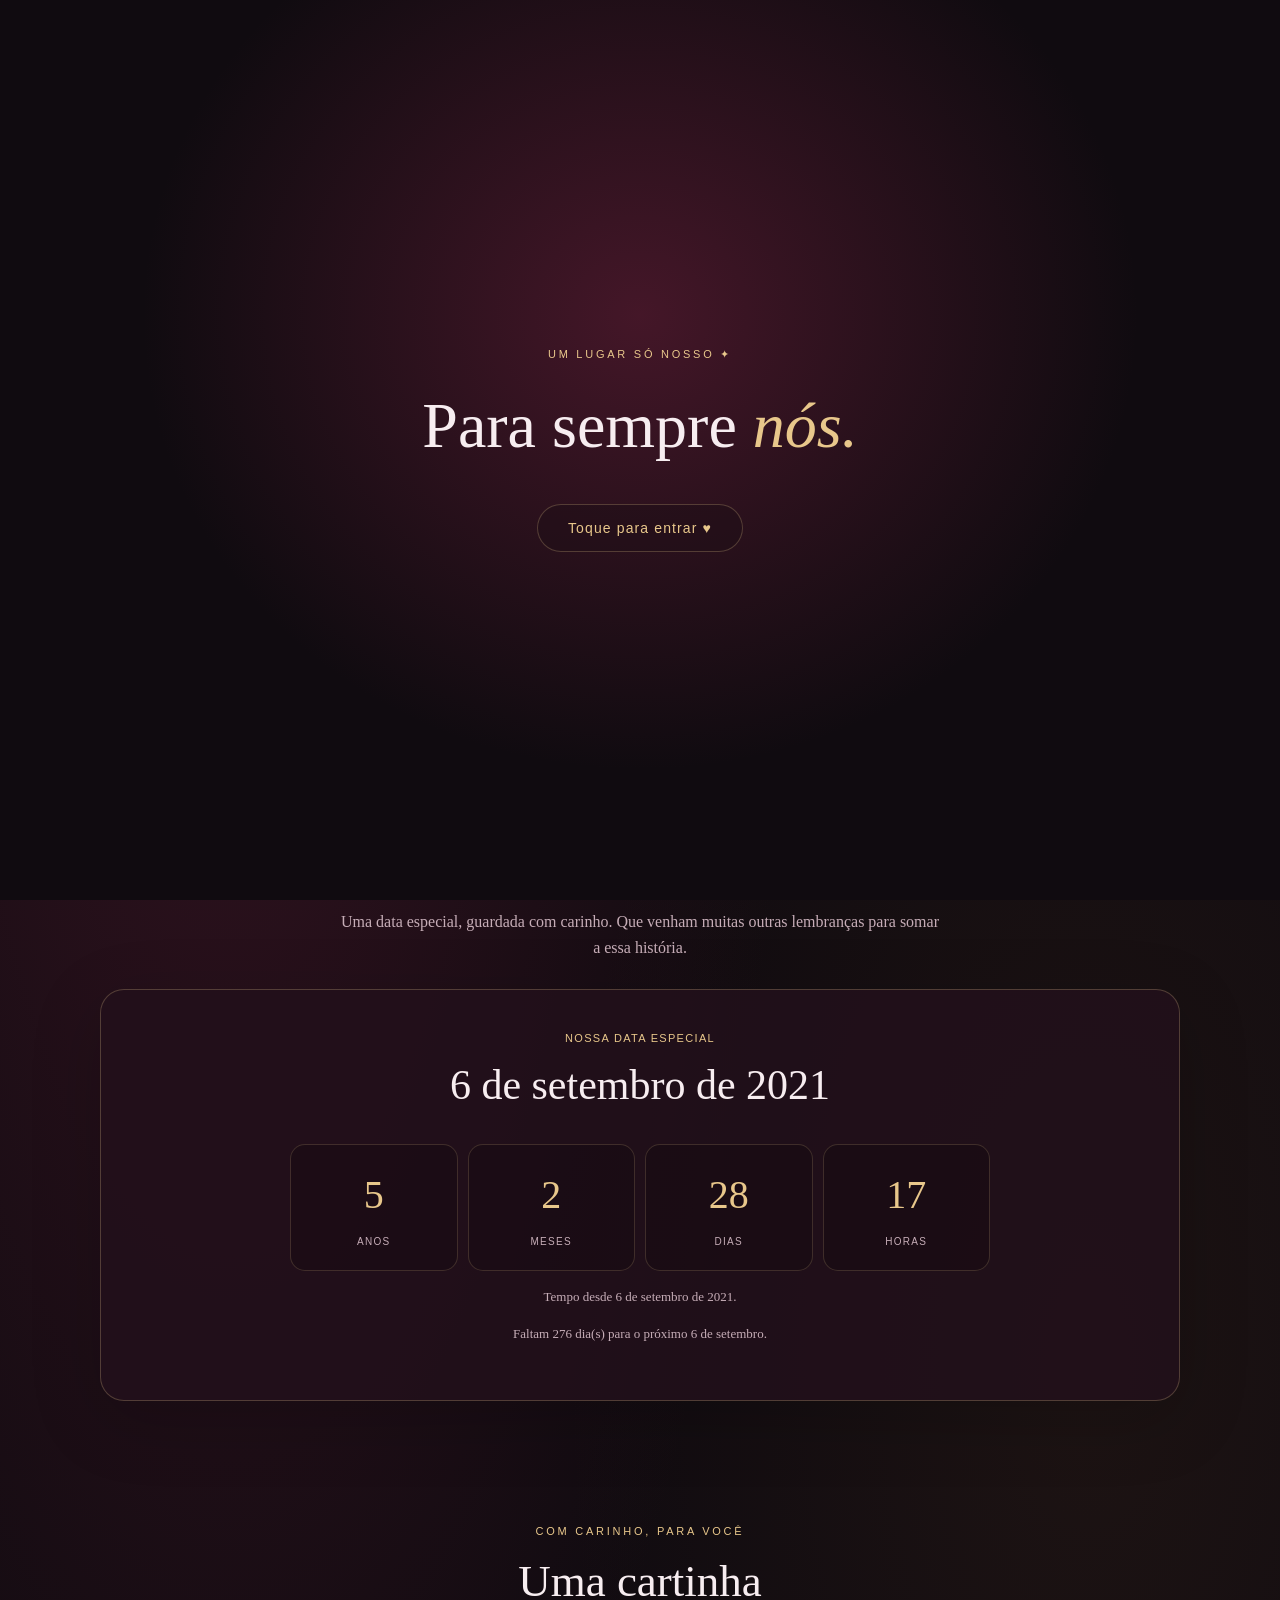
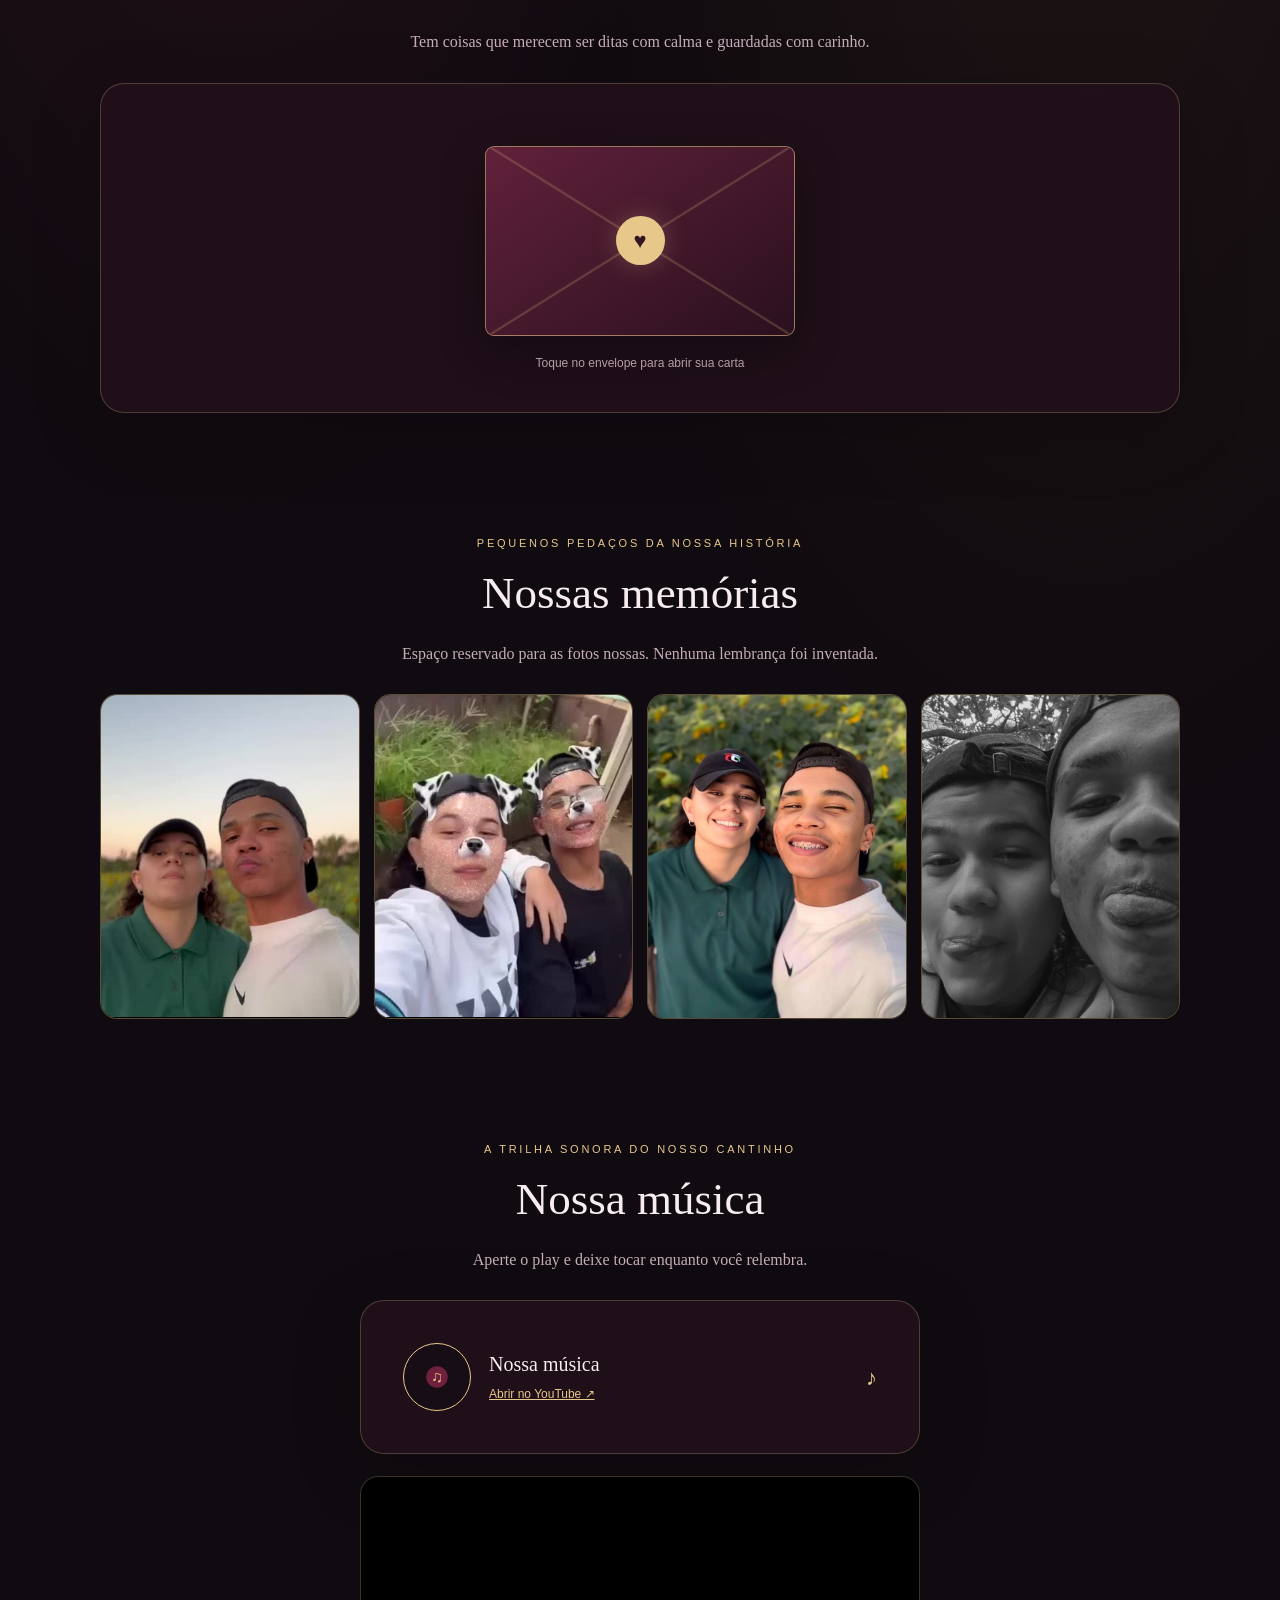
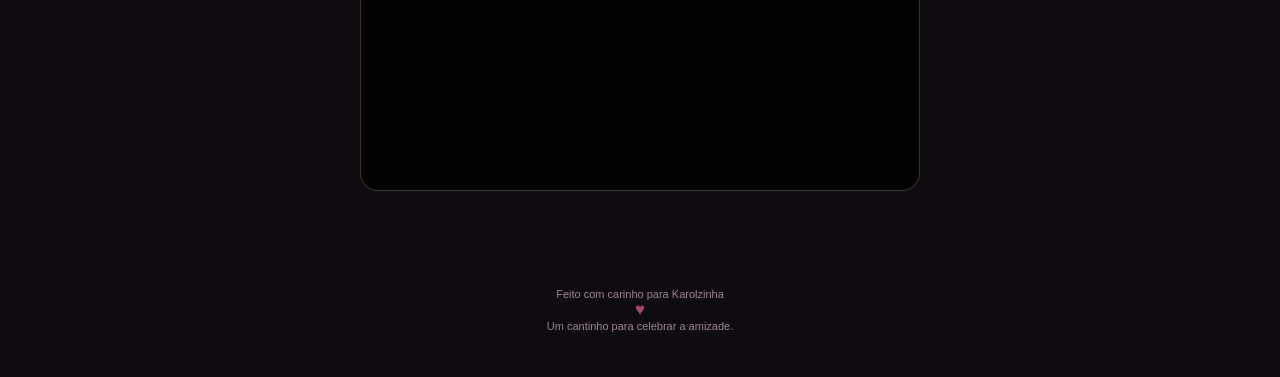
<file: index.html>
<!DOCTYPE html>
<html lang="pt-BR">
<head>
  <meta charset="UTF-8">
  <meta name="viewport" content="width=device-width, initial-scale=1.0">
  <meta name="theme-color" content="#100b10">
  <title>Para sempre nós ✦</title>
  <style>
    :root {
      --bg: #100b10;
      --panel: rgba(35, 17, 28, .82);
      --wine: #6f203c;
      --wine-light: #a34b68;
      --gold: #e8c78b;
      --cream: #f7edf0;
      --muted: #c6adb7;
      --line: rgba(232, 199, 139, .25);
    }
    * { box-sizing: border-box; }
    html { scroll-behavior: smooth; }
    body {
      margin: 0; color: var(--cream);
      background:
        radial-gradient(ellipse at 18% 12%, rgba(111,32,60,.35), transparent 38%),
        radial-gradient(ellipse at 85% 38%, rgba(116,75,39,.13), transparent 34%),
        var(--bg);
      font-family: Georgia, "Times New Roman", serif;
      line-height: 1.6;
    }
    body::before {
      content: ""; position: fixed; inset: 0; pointer-events: none; z-index: -1;
      background-image: radial-gradient(circle, rgba(255,220,160,.75) 1px, transparent 2px);
      background-size: 137px 151px; opacity: .12;
      mask-image: linear-gradient(to bottom, black, transparent 80%);
    }
    a { color: inherit; }
    .wrap { width: min(1080px, 91%); margin: auto; }
    .nav { display:flex; justify-content:space-between; align-items:center; padding: 22px 0; gap:16px; }
    .brand { color: var(--gold); letter-spacing:.16em; text-transform:uppercase; font: 11px/1.4 Arial,sans-serif; }
    .nav a { color:var(--muted); text-decoration:none; font:12px Arial,sans-serif; }
    .hero { min-height: 76vh; display:grid; place-items:center; text-align:center; padding: 55px 0 70px; position:relative; }
    .glow { width: 250px; height: 250px; position:absolute; border-radius:50%; background:rgba(156,54,85,.16); filter:blur(55px); top:20%; }
    .eyebrow { color:var(--gold); text-transform:uppercase; letter-spacing:.25em; font:11px Arial,sans-serif; }
    h1 { font-size:clamp(48px, 9vw, 94px); line-height:1.02; font-weight:normal; margin:20px 0; }
    h1 span { color:var(--gold); font-style:italic; }
    .intro { max-width:570px; margin:0 auto 28px; color:#d9c5cd; font-size:18px; }
    .button { display:inline-block; border:1px solid var(--line); padding:12px 20px; border-radius:999px; text-decoration:none; color:var(--gold); font:12px Arial,sans-serif; letter-spacing:.08em; transition:.2s; background:rgba(30,14,23,.5); cursor:pointer; }
    .button:hover { background:rgba(111,32,60,.45); transform:translateY(-2px); }
    section { padding:62px 0; }
    .section-head { text-align:center; margin-bottom:28px; }
    h2 { font-size:clamp(30px,5vw,45px); font-weight:normal; margin:8px 0 12px; }
    .section-head p { color:var(--muted); max-width:600px; margin:auto; }
    .panel { background:var(--panel); border:1px solid var(--line); border-radius:24px; padding:clamp(22px,5vw,42px); box-shadow:0 18px 70px rgba(0,0,0,.18); }
    .date-label { color:var(--gold); text-transform:uppercase; letter-spacing:.12em; font:11px Arial,sans-serif; text-align:center; }
    .date-big { text-align:center; font-size:clamp(27px,5vw,42px); margin:8px 0 4px; }
    .time-grid { display:grid; grid-template-columns:repeat(4,1fr); gap:10px; max-width:700px; margin:25px auto 8px; }
    .time { text-align:center; border:1px solid rgba(232,199,139,.18); background:rgba(0,0,0,.17); border-radius:15px; padding:18px 8px; }
    .time strong { display:block; color:var(--gold); font-size:clamp(25px,5vw,40px); font-weight:normal; }
    .time span { font:10px Arial,sans-serif; letter-spacing:.13em; color:var(--muted); }
    .subnote { text-align:center; color:var(--muted); font-size:13px; margin-top:16px; }
    .letter { max-width:720px; margin:auto; text-align:center; }
    .letter p { color:#e3d3da; font-size:18px; }
    .letter .sign { color:var(--gold); font-style:italic; font-size:23px; margin-top:25px; }
    .envelope-area { text-align:center; }
    .envelope {
      margin:20px auto; width:min(310px,85vw); height:190px; position:relative; border:1px solid rgba(232,199,139,.55);
      background:linear-gradient(145deg,#61213a,#2a101e); border-radius:9px; display:grid; place-items:center; cursor:pointer;
      box-shadow:0 15px 45px rgba(0,0,0,.3); transition:transform .25s;
    }
    .envelope:hover { transform:translateY(-4px); }
    .envelope:before { content:""; position:absolute; inset:0; background:linear-gradient(32deg,transparent 49.5%,rgba(232,199,139,.25) 50%,transparent 50.7%),linear-gradient(-32deg,transparent 49.5%,rgba(232,199,139,.25) 50%,transparent 50.7%); border-radius:9px; }
    .seal { width:49px; height:49px; border-radius:50%; background:var(--gold); color:#351522; display:grid; place-items:center; font-size:22px; z-index:1; box-shadow:0 0 25px rgba(232,199,139,.25); }
    .envelope-hint { color:var(--muted); font:12px Arial,sans-serif; }
    .letter-content { display:none; margin:25px auto 0; max-width:680px; text-align:left; }
    .letter-content.open { display:block; animation:appear .6s ease; }
    @keyframes appear { from {opacity:0;transform:translateY(10px)} to {opacity:1;transform:translateY(0)} }
    .gallery { display:grid; grid-template-columns:repeat(4,1fr); gap:14px; }
    .photo-slot { aspect-ratio:4/5; border:1px dashed rgba(232,199,139,.38); border-radius:17px; background:linear-gradient(145deg,rgba(111,32,60,.25),rgba(255,255,255,.015)); display:flex; flex-direction:column; align-items:center; justify-content:center; text-align:center; padding:18px; color:var(--muted); overflow:hidden; }
    .photo-slot.has-media { padding:0; border-style:solid; background:#000; }
    .photo-slot video, .photo-slot img { width:100%; height:100%; object-fit:cover; display:block; }
    .photo-slot .symbol { font-size:28px; color:var(--gold); margin-bottom:8px; }
    .photo-slot small { font:11px/1.5 Arial,sans-serif; }
    .music-row { display:flex; align-items:center; gap:18px; max-width:560px; margin:auto; }
    .music-disc { flex:0 0 68px; width:68px; height:68px; border-radius:50%; border:1px solid var(--gold); display:grid; place-items:center; color:var(--gold); background:radial-gradient(circle,#6f203c 0 22%,#170d14 24% 100%); }
    .music-copy { flex:1; }
    .intro-gate { position:fixed; inset:0; z-index:100; display:grid; place-items:center; text-align:center; padding:24px;
      background:radial-gradient(ellipse at 50% 35%, rgba(111,32,60,.55), transparent 55%), var(--bg); transition:opacity .6s ease, visibility .6s; }
    .intro-gate.hide { opacity:0; visibility:hidden; pointer-events:none; }
    .intro-gate h2 { font-size:clamp(34px,8vw,64px); margin:14px 0 26px; }
    .intro-gate .button { font-size:14px; padding:15px 30px; color:var(--gold); }
    .music-toggle { position:fixed; right:max(16px,env(safe-area-inset-right,0px)); bottom:max(16px,env(safe-area-inset-bottom,0px)); z-index:50;
      width:48px; height:48px; border-radius:50%; border:1px solid var(--line); background:rgba(30,14,23,.85); color:var(--gold); font-size:20px; cursor:pointer; display:none; place-items:center; }
    .music-toggle.on { display:grid; }
    .music-copy a { color:var(--gold); }
    .music-player { max-width:560px; margin:22px auto 0; aspect-ratio:16/9; border:1px solid var(--line); border-radius:18px; overflow:hidden; background:#000; }
    .music-player iframe { width:100%; height:100%; border:0; display:block; }
    .music-copy strong { display:block; font-weight:normal; font-size:20px; }
    .music-copy span { color:var(--muted); font:12px Arial,sans-serif; }
    footer { padding:35px 0 45px; text-align:center; color:#9f8590; font:11px Arial,sans-serif; }
    footer .heart { color:var(--wine-light); font-size:17px; }
    @media(max-width:620px) {
      .nav { align-items:flex-start; } .nav a { max-width:130px; text-align:right; line-height:1.5; }
      .hero { min-height:70vh; } .intro { font-size:16px; }
      .time-grid { grid-template-columns:repeat(2,1fr); }
      .gallery { grid-template-columns:repeat(2,1fr); gap:10px; }
      .music-row { align-items:flex-start; }
    }
  </style>
</head>
<body>
  <div class="intro-gate" id="intro-gate" role="dialog" aria-label="Entrada">
    <div>
      <div class="eyebrow">Um lugar só nosso ✦</div>
      <h2>Para sempre <span style="color:var(--gold);font-style:italic">nós.</span></h2>
      <button class="button" id="enter-btn" type="button">Toque para entrar ♥</button>
    </div>
  </div>
  <button class="music-toggle" id="music-toggle" type="button" aria-label="Pausar ou tocar a música">❚❚</button>
  <header class="wrap nav">
    <div class="brand">Um lugar só nosso ✦</div>
    <a href="#carta">Uma carta para você ↓</a>
  </header>

  <main>
    <section class="hero wrap">
      <div class="glow"></div>
      <div>
        <div class="eyebrow">Para Karolzinha</div>
        <h1>Para sempre<br><span>nós.</span></h1>
        <p class="intro">Algumas pessoas deixam a vida mais bonita simplesmente por fazerem parte dela. Este cantinho é uma pequena homenagem à nossa amizade.</p>
        <a class="button" href="#data">Nossa data especial ✦</a>
      </div>
    </section>

    <section id="data">
      <div class="wrap">
        <div class="section-head">
          <div class="eyebrow">Um dia que merece ser lembrado</div>
          <h2>Desde aquele dia</h2>
          <p>Uma data especial, guardada com carinho. Que venham muitas outras lembranças para somar a essa história.</p>
        </div>
        <div class="panel">
          <div class="date-label">Nossa data especial</div>
          <div class="date-big">6 de setembro de 2021</div>
          <div class="time-grid" aria-live="polite">
            <div class="time"><strong id="years">0</strong><span>ANOS</span></div>
            <div class="time"><strong id="months">0</strong><span>MESES</span></div>
            <div class="time"><strong id="days">0</strong><span>DIAS</span></div>
            <div class="time"><strong id="hours">0</strong><span>HORAS</span></div>
          </div>
          <p class="subnote" id="date-note">Tempo desde 6 de setembro de 2021.</p>
          <p class="subnote" id="anniversary-note"></p>
        </div>
      </div>
    </section>

    <section id="carta">
      <div class="wrap">
        <div class="section-head">
          <div class="eyebrow">Com carinho, para você</div>
          <h2>Uma cartinha</h2>
          <p>Tem coisas que merecem ser ditas com calma e guardadas com carinho.</p>
        </div>
        <div class="panel envelope-area">
          <div class="envelope" id="envelope" role="button" tabindex="0" aria-label="Abrir carta" aria-expanded="false">
            <div class="seal">♥</div>
          </div>
          <div class="envelope-hint" id="envelope-hint">Toque no envelope para abrir sua carta</div>
          <article class="letter-content panel" id="letter-content">
            <div class="letter">
              <p>Karolzinha,</p>
              <p>Criei este cantinho para guardar um pedacinho do carinho que tenho por você. Às vezes, a correria da vida não deixa a gente falar tudo o que sente, então fica aqui esse lembrete: sua amizade é especial e merece ser celebrada.</p>
              <p>Que a gente continue colecionando conversas, risadas, histórias e aqueles momentos simples que acabam se tornando os mais importantes. Que nunca faltem motivos para torcer uma pela outra, matar a saudade e lembrar do quanto é bom ter alguém querido por perto.</p>
              <p>Este site ainda vai ganhar fotos, músicas e lembranças nossas, porque a nossa história é feita por nós, e cada detalhe merece ser verdadeiro.</p>
              <p>Com muito carinho, hoje e sempre. ♥</p>
              <div class="sign">Para sempre nós.</div>
            </div>
          </article>
        </div>
      </div>
    </section>

    <section id="memorias">
      <div class="wrap">
        <div class="section-head">
          <div class="eyebrow">Pequenos pedaços da nossa história</div>
          <h2>Nossas memórias</h2>
          <p>Espaço reservado para as fotos nossas. Nenhuma lembrança foi inventada.</p>
        </div>
        <div class="gallery">
          <div class="photo-slot has-media"><video autoplay muted loop playsinline preload="auto" poster="media/memoria-1.jpg" src="media/memoria-1.mp4"></video></div>
          <div class="photo-slot has-media"><video autoplay muted loop playsinline preload="auto" poster="media/memoria-2.jpg" src="media/memoria-2.mp4"></video></div>
          <div class="photo-slot has-media"><img src="media/memoria-3.jpg" alt="Foto de vocês no campo de girassóis" loading="lazy"></div>
          <div class="photo-slot has-media"><img src="media/memoria-4.jpg" alt="Foto de vocês em preto e branco" loading="lazy"></div>
        </div>
      </div>
    </section>

    <section id="musica">
      <div class="wrap">
        <div class="section-head">
          <div class="eyebrow">A trilha sonora do nosso cantinho</div>
          <h2>Nossa música</h2>
          <p>Aperte o play e deixe tocar enquanto você relembra.</p>
        </div>
        <div class="panel music-row">
          <div class="music-disc">♫</div>
          <div class="music-copy">
            <strong>Nossa música</strong>
            <span><a href="https://youtu.be/m6TXPNybrmk" target="_blank" rel="noopener">Abrir no YouTube ↗</a></span>
          </div>
          <span style="color:var(--gold);font-size:22px" aria-hidden="true">♪</span>
        </div>
        <div class="music-player">
          <div id="yt-player"></div>
        </div>
      </div>
    </section>
  </main>

  <footer>
    Feito com carinho para Karolzinha <div class="heart">♥</div>
    <div>Um cantinho para celebrar a amizade.</div>
  </footer>

  <script>
    // Data fornecida: 6 de setembro de 2021.
    const specialDate = new Date(2021, 8, 6, 0, 0, 0);
    const nextAnniversary = () => {
      const now = new Date();
      let next = new Date(now.getFullYear(), 8, 6, 0, 0, 0);
      if (next <= now) next = new Date(now.getFullYear() + 1, 8, 6, 0, 0, 0);
      return next;
    };
    function updateTime() {
      const now = new Date();
      let years = now.getFullYear() - specialDate.getFullYear();
      let anniversary = new Date(specialDate.getFullYear() + years, 8, 6);
      if (anniversary > now) years--;
      let cursor = new Date(specialDate.getFullYear() + years, 8, 6);
      let months = 0;
      while (months < 11) {
        const candidate = new Date(cursor);
        candidate.setMonth(candidate.getMonth() + 1);
        if (candidate <= now) { cursor = candidate; months++; } else break;
      }
      const diff = Math.max(0, now - cursor);
      const days = Math.floor(diff / 86400000);
      const hours = Math.floor((diff % 86400000) / 3600000);
      document.getElementById('years').textContent = years;
      document.getElementById('months').textContent = months;
      document.getElementById('days').textContent = days;
      document.getElementById('hours').textContent = hours;
      const next = nextAnniversary();
      const daysToGo = Math.ceil((next - now) / 86400000);
      document.getElementById('anniversary-note').textContent =
        `Faltam ${daysToGo} dia(s) para o próximo 6 de setembro.`;
    }
    updateTime();
    setInterval(updateTime, 60000);

    const envelope = document.getElementById('envelope');
    const letter = document.getElementById('letter-content');
    const hint = document.getElementById('envelope-hint');
    function toggleLetter() {
      const isOpen = letter.classList.toggle('open');
      envelope.setAttribute('aria-expanded', String(isOpen));
      hint.textContent = isOpen ? 'Sua cartinha está aberta ♥' : 'Toque no envelope para abrir sua carta';
      if (isOpen) letter.scrollIntoView({behavior:'smooth', block:'nearest'});
    }
    // Música: começa no toque de entrada (os navegadores só permitem som após um toque).
    const VIDEO_ID = 'm6TXPNybrmk';
    const gate = document.getElementById('intro-gate');
    const toggleBtn = document.getElementById('music-toggle');
    let player = null, playerReady = false, wantPlay = false, playing = false;
    function setBtn() { toggleBtn.textContent = playing ? '❚❚' : '♪'; }
    window.onYouTubeIframeAPIReady = function () {
      player = new YT.Player('yt-player', {
        width: '100%', height: '100%', videoId: VIDEO_ID,
        playerVars: { rel: 0, playsinline: 1, loop: 1, playlist: VIDEO_ID },
        events: {
          onReady: () => { playerReady = true; if (wantPlay) player.playVideo(); },
          onStateChange: (e) => { playing = e.data === 1; setBtn(); }
        }
      });
    };
    const apiTag = document.createElement('script');
    apiTag.src = 'https://www.youtube.com/iframe_api';
    document.head.appendChild(apiTag);
    document.getElementById('enter-btn').addEventListener('click', () => {
      gate.classList.add('hide');
      document.body.style.overflow = '';
      toggleBtn.classList.add('on');
      wantPlay = true;
      if (playerReady) player.playVideo();
    });
    document.body.style.overflow = 'hidden';
    toggleBtn.addEventListener('click', () => {
      if (!playerReady) return;
      if (playing) player.pauseVideo(); else player.playVideo();
    });
    setBtn();

    envelope.addEventListener('click', toggleLetter);
    envelope.addEventListener('keydown', (event) => {
      if (event.key === 'Enter' || event.key === ' ') { event.preventDefault(); toggleLetter(); }
    });
  </script>
</body>
</html>
</file>
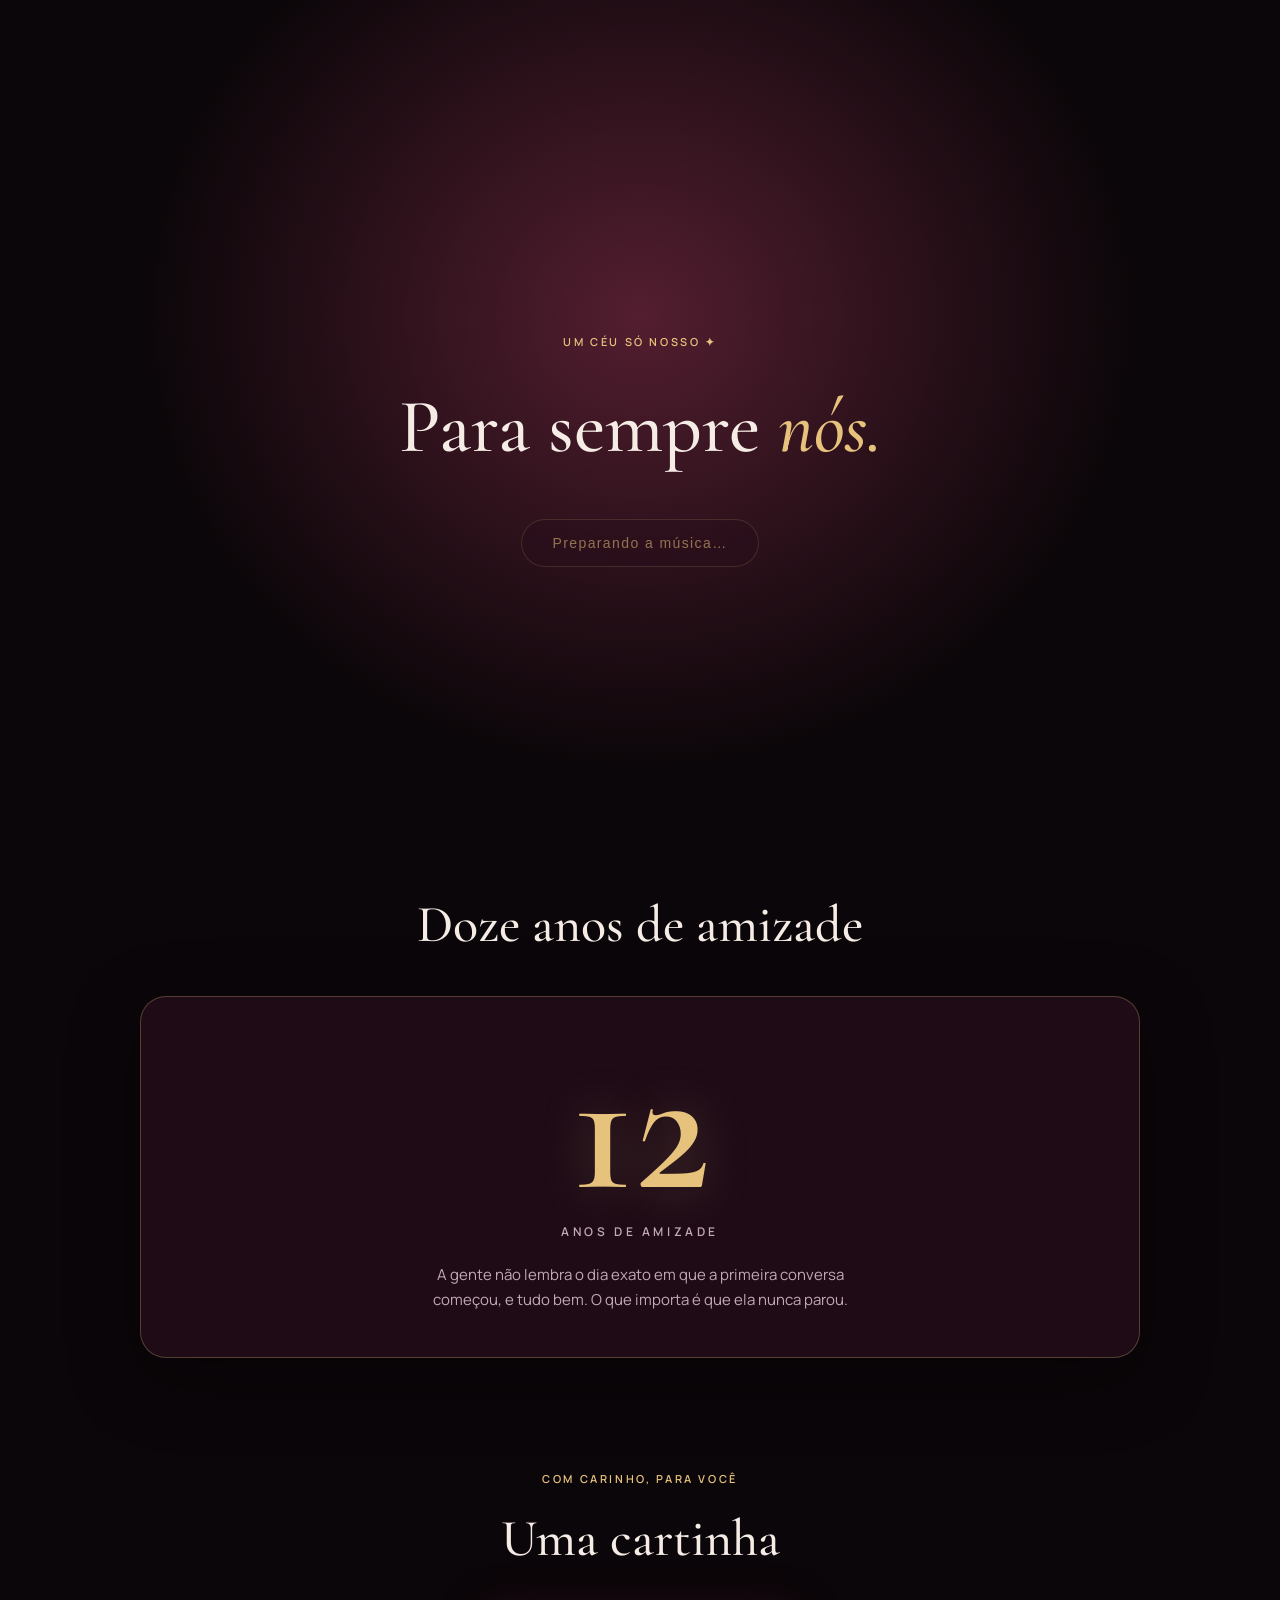
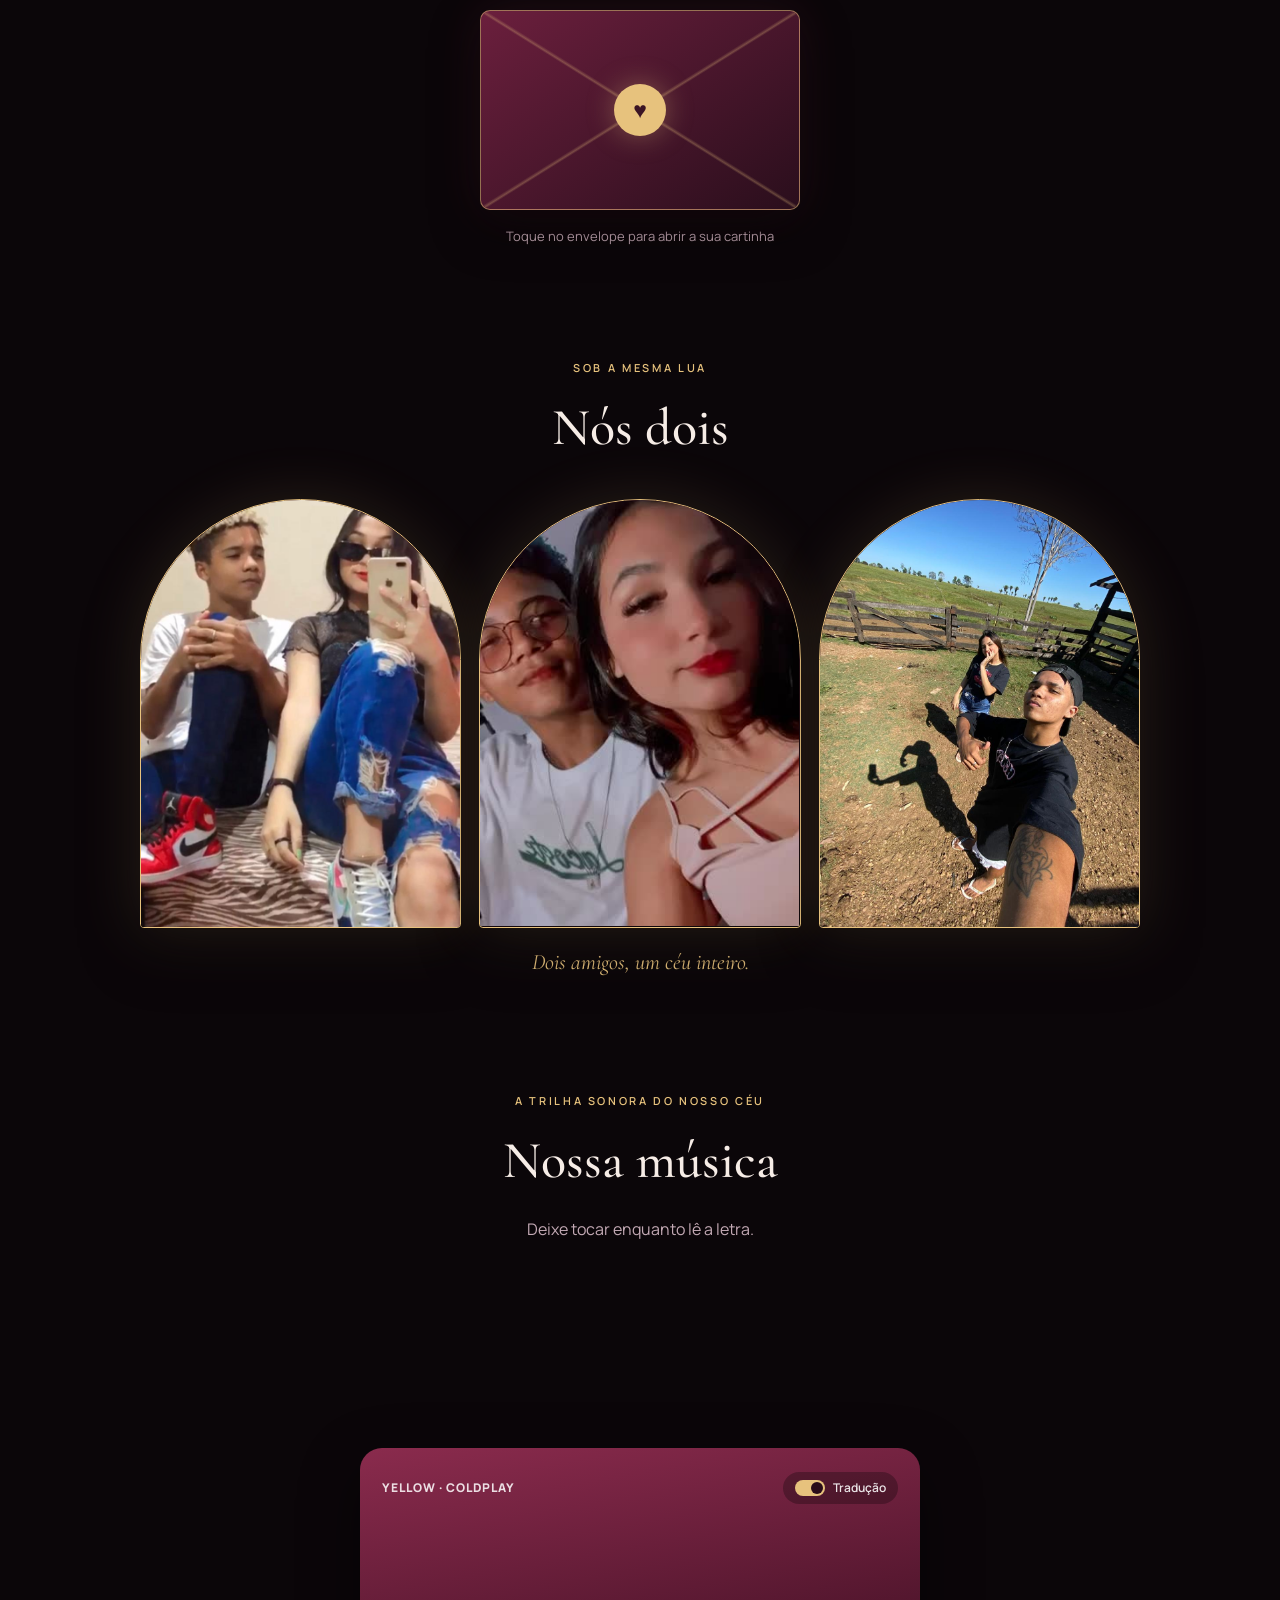
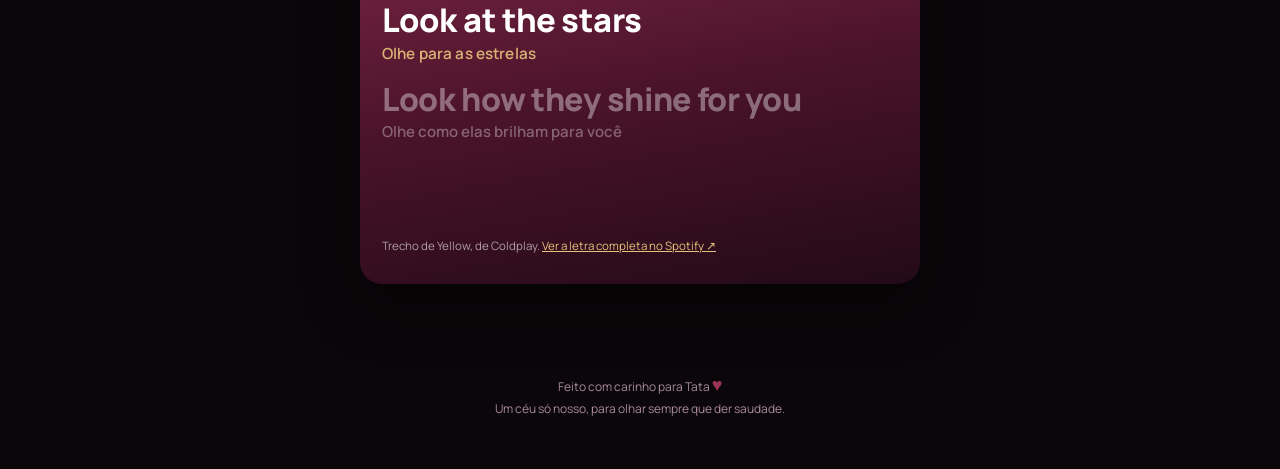
<file: amizade/index.html>
<!DOCTYPE html>
<html lang="pt-BR">
<head>
<meta charset="UTF-8">
<meta name="viewport" content="width=device-width, initial-scale=1.0, viewport-fit=cover">
<meta name="theme-color" content="#0b0609">
<title>Para sempre nós ✦</title>
<link rel="preconnect" href="https://fonts.googleapis.com">
<link rel="preconnect" href="https://fonts.gstatic.com" crossorigin>
<link rel="stylesheet" href="https://fonts.googleapis.com/css2?family=Cormorant+Garamond:ital,wght@0,500;0,600;1,500;1,600&family=Manrope:wght@400;600;800&display=swap">
<style>
  /* Layout: céu estrelado em tela cheia, lua no topo, seções empilhadas em cartões de vidro vinho. */
  :root {
    --black: #0b0609;
    --night: #150a12;
    --wine: #5a1830;
    --wine-light: #9a3556;
    --gold: #e7c27d;
    --gold-soft: rgba(231,194,125,.28);
    --cream: #f6ece6;
    --muted: #c3a9b4;
    --panel: rgba(38,14,28,.72);
    --font-display: "Cormorant Garamond", Georgia, "Times New Roman", serif;
    --font-body: "Manrope", "Helvetica Neue", Arial, sans-serif;
  }
  * { box-sizing: border-box; }
  html { scroll-behavior: smooth; background: var(--black); }
  body {
    margin: 0; color: var(--cream); font-family: var(--font-body); line-height: 1.65;
    background: radial-gradient(ellipse at 50% 0%, #2b0f21 0%, var(--night) 40%, var(--black) 100%) fixed;
    padding-left: env(safe-area-inset-left, 0); padding-right: env(safe-area-inset-right, 0);
  }
  #sky { position: fixed; inset: 0; width: 100%; height: 100%; z-index: 0; pointer-events: none; }
  main, footer, .topbar { position: relative; z-index: 1; }
  .wrap { width: min(1000px, 91%); margin: 0 auto; }
  a { color: var(--gold); }

  .topbar { display: flex; justify-content: space-between; gap: 16px; padding: 22px 0; }
  .topbar span, .topbar a { font-size: 11px; letter-spacing: .18em; text-transform: uppercase; color: var(--gold); text-decoration: none; }
  .topbar a { color: var(--muted); }

  .eyebrow { color: var(--gold); text-transform: uppercase; letter-spacing: .24em; font-size: 11px; font-weight: 600; }
  h1, h2 { font-family: var(--font-display); font-weight: 500; margin: 0; text-wrap: balance; }
  h1 { font-size: clamp(54px, 11vw, 112px); line-height: .98; margin: 18px 0 20px; }
  h1 em { color: var(--gold); font-style: italic; }
  h2 { font-size: clamp(34px, 6vw, 52px); margin: 8px 0 12px; }
  section { padding: 56px 0; }
  .head { text-align: center; margin-bottom: 28px; }
  .head p { color: var(--muted); max-width: 560px; margin: 0 auto; }

  /* Lua */
  .hero { text-align: center; padding: 34px 0 70px; }
  .moon {
    width: clamp(120px, 26vw, 190px); aspect-ratio: 1; border-radius: 50%; margin: 0 auto 34px; position: relative;
    background:
      radial-gradient(circle at 34% 30%, rgba(120,90,60,.35) 0 7%, transparent 8%),
      radial-gradient(circle at 62% 58%, rgba(120,90,60,.28) 0 11%, transparent 12%),
      radial-gradient(circle at 44% 74%, rgba(120,90,60,.22) 0 6%, transparent 7%),
      radial-gradient(circle at 36% 32%, #fff6dc 0%, #f4dfa8 48%, #d9b46a 100%);
    box-shadow: 0 0 60px 18px rgba(231,194,125,.28), 0 0 150px 50px rgba(154,53,86,.22);
    animation: moonfloat 7s ease-in-out infinite;
  }
  .moon::after { content: ""; position: absolute; inset: -22%; border-radius: 50%; border: 1px solid rgba(231,194,125,.14); animation: halo 7s ease-in-out infinite; }
  @keyframes moonfloat { 0%,100% { transform: translateY(0); } 50% { transform: translateY(-9px); } }
  @keyframes halo { 0%,100% { transform: scale(1); opacity: .9; } 50% { transform: scale(1.08); opacity: .4; } }
  .intro { max-width: 540px; margin: 0 auto 30px; color: #e3d0d8; font-size: 17px; }
  .button {
    display: inline-block; border: 1px solid var(--gold-soft); background: rgba(38,14,28,.55); color: var(--gold);
    padding: 13px 24px; border-radius: 999px; font-size: 12px; letter-spacing: .1em; text-decoration: none; transition: .25s;
  }
  .button:hover { background: rgba(154,53,86,.45); transform: translateY(-2px); }
  .button:focus-visible, .lyric:focus-visible, .switch:focus-visible { outline: 2px solid var(--gold); outline-offset: 3px; }

  .panel {
    background: var(--panel); border: 1px solid var(--gold-soft); border-radius: 26px;
    padding: clamp(22px, 5vw, 44px); backdrop-filter: blur(6px); box-shadow: 0 20px 70px rgba(0,0,0,.35);
  }

  /* Anos de amizade */
  .years { text-align: center; }
  .years-num { font-family: var(--font-display); font-weight: 600; font-size: clamp(96px, 24vw, 190px); line-height: .9; color: var(--gold); text-shadow: 0 0 50px rgba(231,194,125,.28); }
  .years-label { font-size: 12px; letter-spacing: .3em; font-weight: 600; color: var(--muted); margin-top: 10px; }
  .years .note { max-width: 460px; margin: 22px auto 0; font-size: 15px; }
  /* Contador (não usado) */
  .counter { display: grid; grid-template-columns: repeat(6, 1fr); gap: 10px; max-width: 760px; margin: 24px auto 6px; }
  .unit { text-align: center; border: 1px solid rgba(231,194,125,.16); background: rgba(0,0,0,.22); border-radius: 16px; padding: 16px 6px; min-width: 0; }
  .unit strong { display: block; font-family: var(--font-display); font-weight: 600; font-size: clamp(26px, 5.4vw, 42px); color: var(--gold); line-height: 1.1; font-variant-numeric: tabular-nums; }
  .unit span { font-size: 9.5px; letter-spacing: .14em; color: var(--muted); font-weight: 600; }
  .date-big { text-align: center; font-family: var(--font-display); font-size: clamp(28px, 5.4vw, 44px); margin: 6px 0 0; }
  .note { text-align: center; color: var(--muted); font-size: 13px; margin: 16px 0 0; }

  /* Envelope */
  .envelope-area { display: flex; flex-direction: column; align-items: center; gap: 16px; }
  .envelope {
    width: min(320px, 84vw); height: 200px; position: relative; border-radius: 10px; cursor: pointer; display: grid; place-items: center;
    border: 1px solid rgba(231,194,125,.55); background: linear-gradient(145deg, #6b1f3d, #2a0e1c);
    box-shadow: 0 18px 50px rgba(0,0,0,.45), 0 0 50px rgba(154,53,86,.18); transition: transform .25s ease;
  }
  .envelope::before {
    content: ""; position: absolute; inset: 0; border-radius: 10px;
    background: linear-gradient(32deg, transparent 49.4%, rgba(231,194,125,.3) 50%, transparent 50.8%), linear-gradient(-32deg, transparent 49.4%, rgba(231,194,125,.3) 50%, transparent 50.8%);
  }
  .envelope:hover { transform: translateY(-4px); }
  .envelope:focus-visible { outline: 2px solid var(--gold); outline-offset: 4px; }
  .seal { width: 52px; height: 52px; border-radius: 50%; background: var(--gold); color: #3a1424; display: grid; place-items: center; font-size: 23px; z-index: 1; box-shadow: 0 0 28px rgba(231,194,125,.35); animation: seal 3.2s ease-in-out infinite; }
  @keyframes seal { 0%,100% { transform: scale(1); } 50% { transform: scale(1.08); } }
  .hint { color: var(--muted); font-size: 13px; text-align: center; }
  .envelope-area .letter { margin-top: 14px; width: 100%; }
  .envelope-area .letter.open { animation: rise .8s ease; }
  /* Mensagem */
  .letter { max-width: 680px; margin: 0 auto; }
  .letter p { font-family: var(--font-display); font-size: clamp(19px, 3vw, 23px); line-height: 1.55; color: #f0e0e6; margin: 0 0 16px; }
  .letter .hi { color: var(--gold); font-style: italic; }
  .letter .sign { color: var(--gold); font-style: italic; font-size: clamp(21px, 3.4vw, 25px); margin-top: 26px; }
  .letter .love { color: var(--gold); font-style: italic; font-size: clamp(24px, 4vw, 30px); text-align: center; margin: 26px 0; }
  .letter .joke { border-left: 2px solid var(--gold); padding-left: 18px; }

  /* Foto */
  .photo-wrap { display: flex; flex-direction: column; align-items: center; gap: 16px; }
  .frame {
    width: min(340px, 82vw); aspect-ratio: 4/5; border-radius: 999px 999px 24px 24px; overflow: hidden; position: relative;
    border: 1.5px solid var(--gold); background: linear-gradient(160deg, rgba(90,24,48,.55), rgba(11,6,9,.7));
    box-shadow: 0 0 60px rgba(231,194,125,.14), 0 20px 60px rgba(0,0,0,.4);
  }
  .trio { display: grid; grid-template-columns: repeat(3, minmax(0, 1fr)); gap: 18px; width: 100%; }
  .trio .frame { width: 100%; aspect-ratio: 3/4; }
  .frame img, .frame video { width: 100%; height: 100%; object-fit: cover; display: block; position: relative; z-index: 1; }
  @media (max-width: 720px) { .trio { grid-template-columns: 1fr; justify-items: center; } .trio .frame { width: min(320px, 82vw); } }
  .frame .empty { position: absolute; inset: 0; display: flex; flex-direction: column; align-items: center; justify-content: center; text-align: center; gap: 8px; padding: 30px; color: var(--muted); font-size: 13px; }
  .frame .empty b { font-family: var(--font-display); font-weight: 500; font-size: 24px; color: var(--gold); }
  .caption { font-family: var(--font-display); font-style: italic; font-size: 22px; color: var(--gold); margin: 0; }

  /* Música */
  .player { max-width: 560px; margin: 0 auto; border-radius: 16px; overflow: hidden; }
  .player iframe { width: 100%; border: 0; display: block; }
  .player.yt iframe { aspect-ratio: 16/9; height: auto; background: #000; }

  /* Letra estilo Spotify */
  .lyrics-card {
    max-width: 560px; margin: 26px auto 0; border-radius: 22px; padding: 24px 22px 28px; position: relative; overflow: hidden;
    background: linear-gradient(170deg, #8a2b4d 0%, #4a1329 55%, #230a17 100%);
    box-shadow: 0 20px 60px rgba(0,0,0,.45);
  }
  .lyrics-top { display: flex; align-items: center; justify-content: space-between; gap: 12px; margin-bottom: 18px; }
  .lyrics-top .tag { font-weight: 800; font-size: 12px; letter-spacing: .08em; text-transform: uppercase; color: rgba(255,255,255,.85); }
  .switch {
    all: unset; cursor: pointer; display: inline-flex; align-items: center; gap: 8px; font-size: 12px; font-weight: 600; color: rgba(255,255,255,.88);
    padding: 6px 12px; border-radius: 999px; background: rgba(0,0,0,.28);
  }
  .switch i { width: 30px; height: 16px; border-radius: 999px; background: rgba(255,255,255,.3); position: relative; transition: .2s; }
  .switch i::after { content: ""; position: absolute; top: 2px; left: 2px; width: 12px; height: 12px; border-radius: 50%; background: #fff; transition: .2s; }
  .switch[aria-pressed="true"] i { background: var(--gold); }
  .switch[aria-pressed="true"] i::after { left: 16px; background: #2a0c19; }
  #lyrics { max-height: 300px; overflow-y: auto; scrollbar-width: none; position: relative; padding: 70px 0; }
  #lyrics::-webkit-scrollbar { display: none; }
  .lyric {
    all: unset; display: block; cursor: pointer; width: 100%; box-sizing: border-box; padding: 9px 0;
    font-weight: 800; font-size: clamp(22px, 5.6vw, 32px); line-height: 1.22; letter-spacing: -.01em;
    color: rgba(255,255,255,.38); transition: color .4s ease, transform .4s ease; transform-origin: left center;
  }
  .lyric small { display: block; margin-top: 4px; font-weight: 600; font-size: 15px; letter-spacing: 0; color: inherit; opacity: .9; }
  .lyric.on { color: #fff; transform: scale(1.02); }
  .lyric.on small { color: var(--gold); }
  .lyrics-card.no-trad .lyric small { display: none; }
  .lyrics-foot { margin: 16px 0 0; font-size: 11.5px; color: rgba(255,255,255,.6); }
  .lyrics-foot a { color: var(--gold); }

  .intro-gate { position: fixed; inset: 0; z-index: 100; display: grid; place-items: center; text-align: center; padding: 24px;
    background: radial-gradient(ellipse at 50% 35%, rgba(154,53,86,.5), transparent 55%), var(--black); transition: opacity .7s ease, visibility .7s; }
  .intro-gate.hide { opacity: 0; visibility: hidden; pointer-events: none; }
  .intro-gate h2 { font-size: clamp(40px, 10vw, 76px); margin: 14px 0 28px; }
  .intro-gate h2 em { color: var(--gold); }
  .intro-gate .button { font-size: 14px; padding: 15px 30px; cursor: pointer; }
  .intro-gate .button[disabled] { opacity: .55; cursor: default; }
  .music-toggle { position: fixed; right: max(16px, env(safe-area-inset-right, 0px)); bottom: max(16px, env(safe-area-inset-bottom, 0px)); z-index: 50;
    width: 48px; height: 48px; border-radius: 50%; border: 1px solid var(--gold-soft); background: rgba(38,14,28,.9); color: var(--gold); font-size: 18px; cursor: pointer; display: none; place-items: center; }
  .music-toggle.on { display: grid; }
  footer { text-align: center; padding: 30px 0 50px; color: #a98c98; font-size: 12px; }
  footer .heart { color: var(--wine-light); font-size: 18px; }

  .reveal { opacity: 0; transform: translateY(16px); animation: rise .9s ease forwards; }
  .d1 { animation-delay: .1s; } .d2 { animation-delay: .35s; } .d3 { animation-delay: .6s; } .d4 { animation-delay: .85s; }
  @keyframes rise { to { opacity: 1; transform: translateY(0); } }

  @media (max-width: 640px) {
    .counter { grid-template-columns: repeat(3, 1fr); }
    .topbar a { max-width: 130px; text-align: right; line-height: 1.5; }
  }
  @media (prefers-reduced-motion: reduce) {
    .moon, .moon::after, .seal { animation: none; }
    .reveal { animation: none; opacity: 1; transform: none; }
    html { scroll-behavior: auto; }
  }
</style>
</head>
<body>
<canvas id="sky" aria-hidden="true"></canvas>

<div class="intro-gate" id="intro-gate" role="dialog" aria-label="Entrada">
  <div>
    <div class="eyebrow">Um céu só nosso ✦</div>
    <h2>Para sempre <em>nós.</em></h2>
    <button class="button" id="enter-btn" type="button" disabled>Preparando a música…</button>
  </div>
</div>
<button class="music-toggle" id="music-toggle" type="button" aria-label="Pausar ou tocar a música">♪</button>

<div class="wrap topbar">
  <span>Um céu só nosso ✦</span>
  <a href="#data">Nossos 12 anos ↓</a>
</div>

<main>
  <section class="hero wrap">
    <div class="moon" aria-hidden="true"></div>
    <div class="eyebrow reveal d1">Para Tata</div>
    <h1 class="reveal d2">Para sempre<br><em>nós.</em></h1>
    <p class="intro reveal d3">Tem gente que deixa a noite mais bonita só por existir. Este cantinho é um pedaço de céu que a gente guarda junto.</p>
    <a class="button reveal d4" href="#data">Ver nossos 12 anos ✦</a>
  </section>

  <section id="data">
    <div class="wrap">
      <div class="head">
        <div class="eyebrow">Uma história de mais de uma década</div>
        <h2>Doze anos de amizade</h2>
      </div>
      <div class="panel years">
        <div class="years-num">12</div>
        <div class="years-label">ANOS DE AMIZADE</div>
        <p class="note">A gente não lembra o dia exato em que a primeira conversa começou, e tudo bem. O que importa é que ela nunca parou.</p>
      </div>
    </div>
  </section>

  <section id="mensagem">
    <div class="wrap">
      <div class="head">
        <div class="eyebrow">Com carinho, para você</div>
        <h2>Uma cartinha</h2>
      </div>
      <div class="envelope-area">
        <div class="envelope" id="envelope" role="button" tabindex="0" aria-expanded="false" aria-controls="letter-content" aria-label="Abrir a cartinha">
          <div class="seal">♥</div>
        </div>
        <div class="hint" id="envelope-hint">Toque no envelope para abrir a sua cartinha</div>
        <div class="panel letter" id="letter-content" hidden>
        <p class="hi">❤️ Tata, algumas pessoas tornam a vida mais bonita simplesmente por existirem.</p>
        <p>Eu poderia começar dizendo que você é a irmã que eu sempre pedi a Deus, mas isso seria mentira, porque eu nunca ousei sonhar tão alto assim.</p>
        <p>Seu brilho me contagia, seu jeito único de ser me encanta e suas paranoias são simplesmente fora de rota! 😂❤️ Você consegue me surpreender a cada dia, e até as pequenas coisas que fazem você ser quem é tornam nossa amizade tão especial.</p>
        <p>Este site foi criado especialmente para você, como uma forma de demonstrar um pouquinho de tudo aquilo que, às vezes, as palavras não conseguem explicar.</p>
        <p>Obrigado por cada momento que compartilhamos, por cada ligação em que podemos desabafar, por cada risada, por cada conversa e por ser alguém com quem posso compartilhar tantas coisas. Obrigado por me permitir fazer parte da sua vida e por fazer parte da minha também.</p>
        <p>Quero que você nunca se esqueça do quanto é incrível, do quanto sua existência é especial e do quanto você merece coisas boas nesta vida. Independentemente da distância, dos dias difíceis ou das mudanças que a vida nos trouxer, espero que você sempre saiba que tem alguém aqui por você.</p>
        <p class="love">Eu amo você, Tata! ❤️</p>
        <p>E, se tem algo que eu quero que você leve para sempre, é a certeza de que sua amizade é um presente na minha vida. Entre tantas pessoas que poderiam ter cruzado meu caminho, a vida me deu a oportunidade de conhecer você, e sou muito grato por isso.</p>
        <p>No fim das contas, não é sobre há quanto tempo conhecemos alguém, mas sobre o espaço que essa pessoa conquista dentro de nós.</p>
        <p class="sign">E você conquistou um espaço que é só seu. Sempre foi você, Tata. E eu espero que a vida ainda nos permita viver muitas histórias juntos. ❤️</p>
      </div>
      </div>
    </div>
  </section>

  <section id="foto">
    <div class="wrap">
      <div class="head">
        <div class="eyebrow">Sob a mesma lua</div>
        <h2>Nós dois</h2>
      </div>
      <div class="photo-wrap">
        <div class="trio">
          <div class="frame"><img src="media/foto-1.jpg" alt="Foto de vocês dois no espelho" loading="lazy"></div>
          <div class="frame"><video autoplay muted loop playsinline preload="auto" poster="media/video.jpg" src="media/video.mp4"></video></div>
          <div class="frame"><img src="media/foto-2.jpg" alt="Foto de vocês dois no campo" loading="lazy"></div>
        </div>
        <p class="caption">Dois amigos, um céu inteiro.</p>
      </div>
    </div>
  </section>

  <section id="musica">
    <div class="wrap">
      <div class="head">
        <div class="eyebrow">A trilha sonora do nosso céu</div>
        <h2>Nossa música</h2>
        <p>Deixe tocar enquanto lê a letra.</p>
      </div>
      <div class="player" id="player"></div>

      <div class="lyrics-card" id="lyrics-card" aria-label="Letra da música">
        <div class="lyrics-top">
          <span class="tag" id="lyrics-title">Letra</span>
          <button class="switch" id="trad-toggle" type="button" aria-pressed="true"><i></i>Tradução</button>
        </div>
        <div id="lyrics"></div>
        <p class="lyrics-foot" id="lyrics-foot"></p>
      </div>
    </div>
  </section>
</main>

<footer class="wrap">
  Feito com carinho para Tata <span class="heart">♥</span>
  <div>Um céu só nosso, para olhar sempre que der saudade.</div>
</footer>

<script>
  /* ====== Edite aqui ====== */
  // Link da música no Spotify. A música começa quando a pessoa toca em "Toque para entrar".
  const SPOTIFY_URL = "https://open.spotify.com/intl-pt/track/3AJwUDP919kvQ9QcozQPxg";

  // Trecho da letra que você quiser destacar, com a tradução embaixo (deixe trad vazio se não quiser).
  const SONG_TITLE = "Yellow · Coldplay";
  const LYRICS = [
    // t = segundo da música em que a linha acende (valores estimados, ajuste ouvindo a música)
    { t: 29, orig: "Look at the stars",           trad: "Olhe para as estrelas" },
    { t: 34, orig: "Look how they shine for you", trad: "Olhe como elas brilham para você" }
  ];
  const LYRICS_PLACEHOLDER = false;
  /* ======================== */

  const $ = (id) => document.getElementById(id);

  // Cartinha: começa fechada e abre ao tocar no envelope
  (function () {
    const env = $('envelope'), letter = $('letter-content'), hint = $('envelope-hint');
    function toggle() {
      const open = letter.hidden;
      letter.hidden = !open; letter.classList.toggle('open', open);
      env.setAttribute('aria-expanded', String(open));
      hint.textContent = open ? 'Toque no envelope para fechar' : 'Toque no envelope para abrir a sua cartinha';
      if (open) letter.scrollIntoView({ behavior: 'smooth', block: 'start' });
    }
    env.addEventListener('click', toggle);
    env.addEventListener('keydown', function (e) { if (e.key === 'Enter' || e.key === ' ') { e.preventDefault(); toggle(); } });
  })();

  // Player do Spotify, iniciado pelo toque de entrada
  (function () {
    const m = SPOTIFY_URL.match(/\/(track|album|playlist|episode)\/([A-Za-z0-9]+)/);
    if (!m) return;
    const kind = m[1], id = m[2];
    const box = $('player'), gate = $('intro-gate'), tog = $('music-toggle');
    let ctrl = null, wantPlay = false, paused = true;
    function readyUp() { const b = $('enter-btn'); b.disabled = false; b.textContent = 'Toque para entrar ♥'; }
    const setBtn = () => { tog.textContent = paused ? '♪' : '❚❚'; };
    function plainIframe() {
      if (ctrl || box.querySelector('iframe')) return;
      const f = document.createElement('iframe');
      f.src = 'https://open.spotify.com/embed/' + kind + '/' + id + '?theme=0';
      f.height = '152'; f.title = 'Nossa música no Spotify'; f.loading = 'lazy';
      f.allow = 'autoplay; clipboard-write; encrypted-media; fullscreen; picture-in-picture';
      box.appendChild(f);
    }
    const mount = document.createElement('div'); box.appendChild(mount);
    window.onSpotifyIframeApiReady = function (IFrameAPI) {
      IFrameAPI.createController(mount, { uri: 'spotify:' + kind + ':' + id, width: '100%', height: 152 }, function (c) {
        ctrl = c;
        c.addListener('ready', function () { readyUp(); if (wantPlay) c.play(); });
        c.addListener('playback_update', function (e) { paused = !!(e.data && e.data.isPaused); setBtn(); if (window.syncLyrics) window.syncLyrics(e.data ? e.data.position : 0, !paused);
          if (location.hash === '#tempo' && e.data) $('lyrics-foot').textContent = 'tempo: ' + Math.floor(e.data.position / 1000) + 's'; });
      });
    };
    const sc = document.createElement('script');
    sc.src = 'https://open.spotify.com/embed/iframe-api/v1'; sc.async = true; sc.onerror = plainIframe;
    document.body.appendChild(sc);
    setTimeout(plainIframe, 7000);
    setTimeout(readyUp, 8000);
    document.body.style.overflow = 'hidden';
    $('enter-btn').addEventListener('click', function () {
      gate.classList.add('hide'); document.body.style.overflow = '';
      tog.classList.add('on'); wantPlay = true;
      if (ctrl) ctrl.play();
    });
    tog.addEventListener('click', function () { if (ctrl) ctrl.togglePlay(); });
    setBtn();
  })();

  // Letra estilo Spotify
  (function () {
    const wrap = $('lyrics'), card = $('lyrics-card'), tog = $('trad-toggle');
    $('lyrics-title').textContent = SONG_TITLE;
    $('lyrics-foot').innerHTML = 'Trecho de Yellow, de Coldplay. <a href="' + SPOTIFY_URL + '" target="_blank" rel="noopener">Ver a letra completa no Spotify ↗</a>';
    let active = 0, timer = null, synced = false;
    LYRICS.forEach((l, i) => {
      const b = document.createElement('button');
      b.className = 'lyric'; b.type = 'button';
      const t = document.createElement('span'); t.textContent = l.orig; b.appendChild(t);
      if (l.trad) { const s = document.createElement('small'); s.textContent = l.trad; b.appendChild(s); }
      b.addEventListener('click', () => { set(i); restart(); });
      wrap.appendChild(b);
    });
    const items = wrap.children;
    function set(i) {
      active = i; [...items].forEach((el, k) => el.classList.toggle('on', k === i));
      const el = items[i]; if (el) wrap.scrollTo({ top: el.offsetTop - wrap.clientHeight / 2 + el.offsetHeight / 2, behavior: 'smooth' });
    }
    // Chamado pelo player a cada atualização: acende a linha que está sendo cantada
    window.syncLyrics = function (posMs, playing) {
      if (!playing || !LYRICS.some(l => l.t != null)) { synced = false; return; }
      synced = true; clearInterval(timer);
      const sec = posMs / 1000; let idx = -1;
      LYRICS.forEach((l, k) => { if (l.t != null && l.t <= sec) idx = k; });
      if (idx >= 0 && idx !== active) set(idx);
    };
    function restart() { clearInterval(timer); if (!synced && !matchMedia('(prefers-reduced-motion: reduce)').matches) timer = setInterval(() => set((active + 1) % items.length), 4200); }
    tog.addEventListener('click', () => {
      const on = tog.getAttribute('aria-pressed') === 'true';
      tog.setAttribute('aria-pressed', String(!on)); card.classList.toggle('no-trad', on);
    });
    set(0); restart();
  })();

  // Céu estrelado
  (function () {
    const cv = $('sky'), ctx = cv.getContext('2d');
    const reduce = matchMedia('(prefers-reduced-motion: reduce)').matches;
    let W, H, stars = [], shoot = null;
    function size() {
      const d = Math.min(devicePixelRatio || 1, 2);
      W = innerWidth; H = innerHeight; cv.width = W * d; cv.height = H * d; ctx.setTransform(d, 0, 0, d, 0, 0);
      const n = Math.round(W * H / 5200);
      stars = Array.from({ length: n }, () => ({ x: Math.random() * W, y: Math.random() * H, r: Math.random() * 1.3 + .2, p: Math.random() * 6.28, s: Math.random() * .02 + .005, gold: Math.random() < .22 }));
    }
    function draw(t) {
      ctx.clearRect(0, 0, W, H);
      for (const s of stars) {
        const a = reduce ? .65 : .35 + .65 * Math.abs(Math.sin(s.p + t * s.s * .06));
        ctx.globalAlpha = a; ctx.fillStyle = s.gold ? '#f1d391' : '#fff4f0';
        ctx.beginPath(); ctx.arc(s.x, s.y, s.r, 0, 6.2832); ctx.fill();
      }
      if (!reduce) {
        if (!shoot && Math.random() < .004) shoot = { x: Math.random() * W * .8 + W * .2, y: Math.random() * H * .3, l: 0 };
        if (shoot) {
          shoot.x -= 9; shoot.y += 4.5; shoot.l += 1;
          const g = ctx.createLinearGradient(shoot.x, shoot.y, shoot.x + 90, shoot.y - 45);
          g.addColorStop(0, 'rgba(255,236,190,.95)'); g.addColorStop(1, 'rgba(255,236,190,0)');
          ctx.globalAlpha = 1; ctx.strokeStyle = g; ctx.lineWidth = 1.6;
          ctx.beginPath(); ctx.moveTo(shoot.x, shoot.y); ctx.lineTo(shoot.x + 90, shoot.y - 45); ctx.stroke();
          if (shoot.l > 60 || shoot.x < -100) shoot = null;
        }
        requestAnimationFrame(draw);
      }
    }
    size(); addEventListener('resize', () => { size(); if (reduce) draw(0); });
    reduce ? draw(0) : requestAnimationFrame(draw);
  })();
</script>
</body>
</html>
</file>
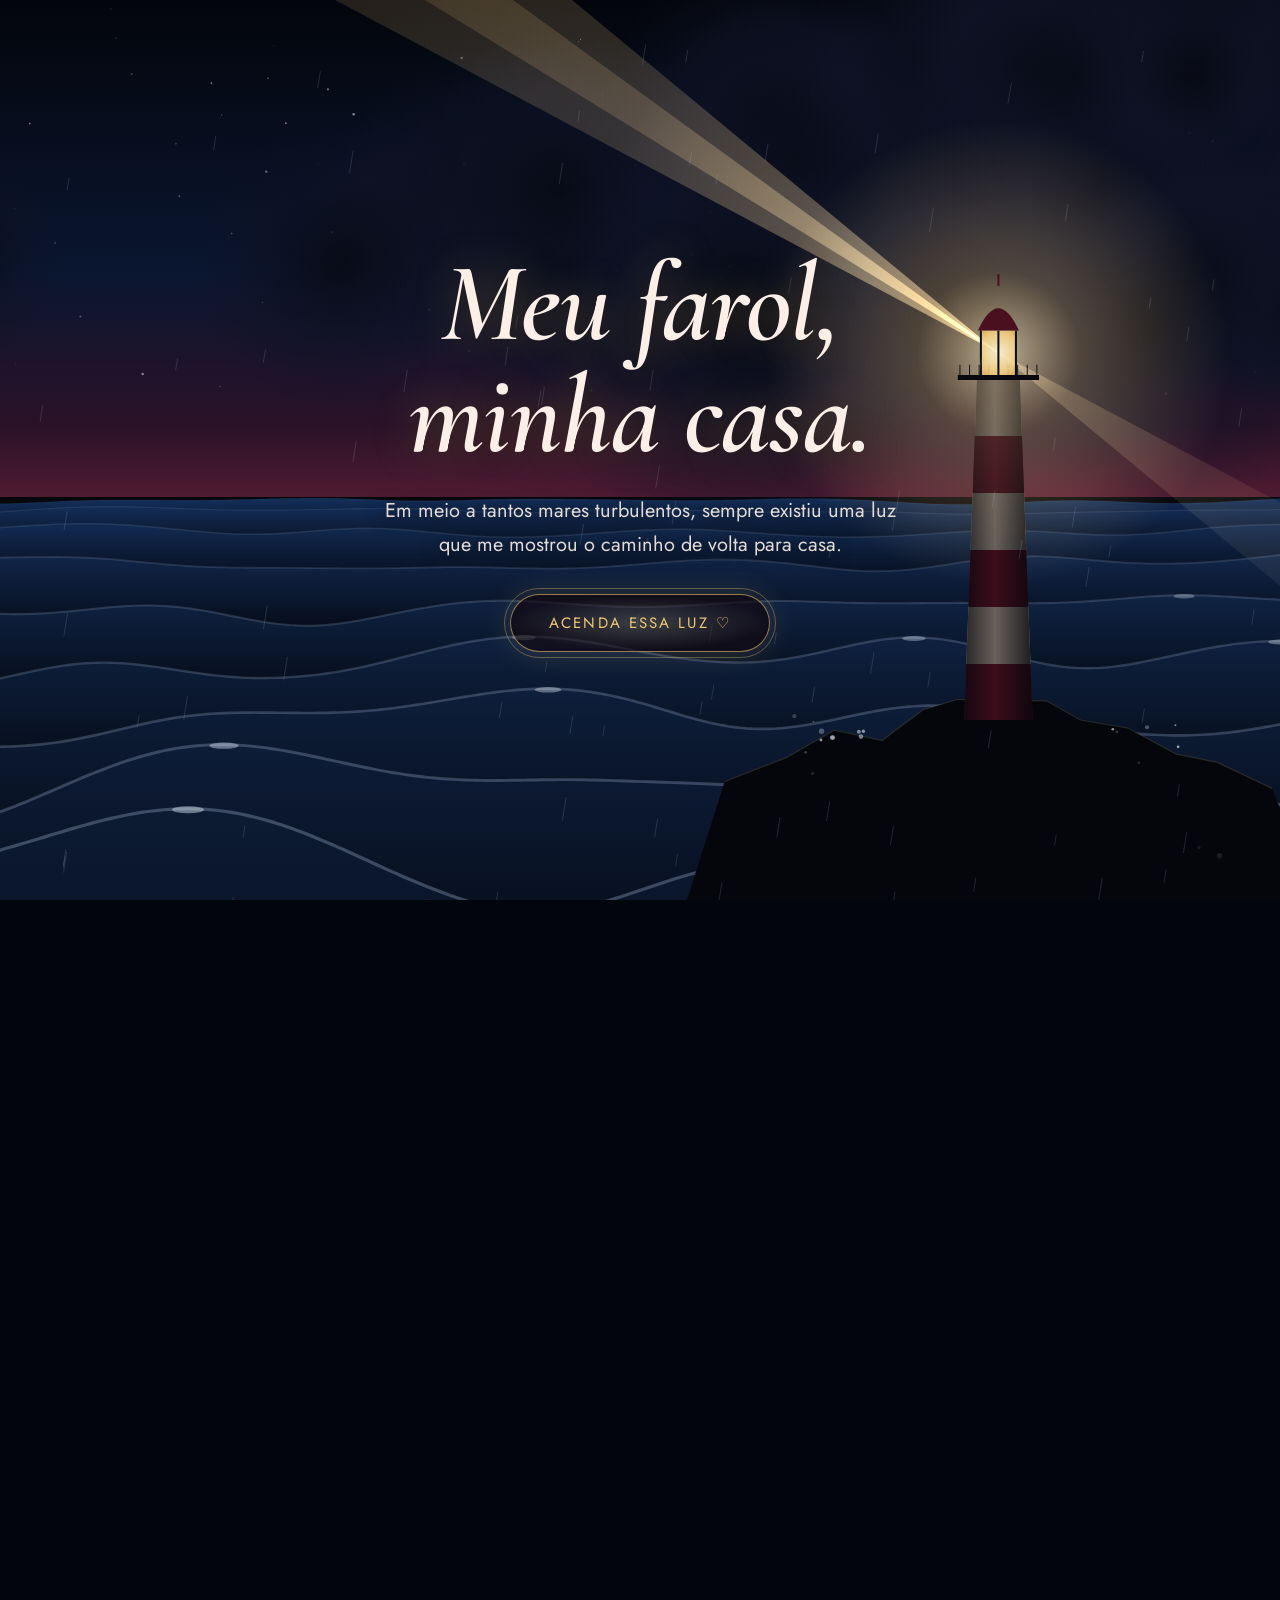
<file: farol/index.html>
<!DOCTYPE html>
<html lang="pt-BR">
<head>
  <meta charset="UTF-8">
  <meta name="viewport" content="width=device-width, initial-scale=1.0, viewport-fit=cover">
  <meta name="theme-color" content="#05070d">
  <title>Meu farol, minha casa</title>
  <link rel="preconnect" href="https://fonts.googleapis.com">
  <link rel="preconnect" href="https://fonts.gstatic.com" crossorigin>
  <link rel="stylesheet" href="https://fonts.googleapis.com/css2?family=Cormorant+Garamond:ital,wght@0,500;0,600;1,500;1,600&family=Great+Vibes&family=Jost:wght@400;500&display=swap">
  <link rel="stylesheet" href="css/style.css">
</head>
<body class="lock">

  <!-- Símbolo de flor reutilizado em vários pontos da página -->
  <svg width="0" height="0" style="position:absolute" aria-hidden="true">
    <symbol id="flower" viewBox="0 0 40 40">
      <g fill="currentColor" opacity=".92">
        <ellipse cx="20" cy="10" rx="5.2" ry="9"/>
        <ellipse cx="20" cy="10" rx="5.2" ry="9" transform="rotate(72 20 20)"/>
        <ellipse cx="20" cy="10" rx="5.2" ry="9" transform="rotate(144 20 20)"/>
        <ellipse cx="20" cy="10" rx="5.2" ry="9" transform="rotate(216 20 20)"/>
        <ellipse cx="20" cy="10" rx="5.2" ry="9" transform="rotate(288 20 20)"/>
      </g>
      <circle cx="20" cy="20" r="4.2" fill="#f0c675"/>
    </symbol>
  </svg>

  <!-- ==================== CENA 1: O FAROL NO MAR ==================== -->
  <section id="scene1" aria-label="O farol no mar turbulento">
    <canvas id="sea" aria-hidden="true"></canvas>
    <div class="s1-content">
      <h1 class="s1-title">Meu farol,<br>minha casa.</h1>
      <p class="s1-sub">Em meio a tantos mares turbulentos, sempre existiu uma luz que me mostrou o caminho de volta para casa.</p>
      <button id="light-btn" class="light-btn" type="button"><span>Acenda essa luz ♡</span></button>
    </div>
  </section>

  <!-- Clarão dourado usado na transição entre as cenas -->
  <div id="flash" aria-hidden="true"></div>

  <!-- ==================== CENA 2: ÁRVORE DE CORAÇÕES ==================== -->
  <div id="scene2">
    <canvas id="tree" aria-hidden="true"></canvas>

    <main class="story">

      <!-- Abertura: a árvore ocupa a tela -->
      <header class="hero2">
        <p class="hero2-title">Meu farol, minha casa</p>
        <p class="scroll-hint">role para continuar<span aria-hidden="true">↓</span></p>
      </header>

      <!-- As datas -->
      <section class="block" id="datas">
        <div class="wrap">
          <p class="eyebrow reveal">A nossa história</p>
          <div class="dates">
            <div class="card date-card reveal">
              <span class="date-label">O seu começo</span>
              <span class="date-big">21 · 01 · 1974</span>
            </div>
            <div class="card date-card reveal" style="--d:.25s">
              <span class="date-label">O meu começo</span>
              <span class="date-big">15 · 08 · 2005</span>
            </div>
          </div>
          <div class="card statement reveal" style="--d:.2s">
            <p>Você viveu <b>31 anos</b>, <b>6 meses</b> e <b>25 dias</b> sem mim.</p>
          </div>
        </div>
      </section>

      <!-- O ponto emocional do site -->
      <section class="block block-peak" id="peak">
        <div class="wrap">
          <div class="card peak-card">
            <p class="peak" id="peak-text">E eu nunca passei um dia sequer sem ter você neste mundo.</p>
          </div>
        </div>
      </section>

      <!-- A mensagem -->
      <section class="block" id="mensagem">
        <div class="wrap">
          <div class="card letter reveal">
            <svg class="flower f-tl" aria-hidden="true"><use href="#flower"/></svg>
            <svg class="flower f-br" aria-hidden="true"><use href="#flower"/></svg>
            <p>Desde o meu primeiro dia, você já fazia parte de todos os meus. Obrigado por ser abrigo quando o mar fica agitado, por ser direção quando eu não sei para onde ir e por continuar sendo luz, mesmo nos dias em que talvez nem perceba o quanto ilumina.</p>
          </div>
          <p class="love reveal">Eu te amo, mãe. ♡</p>
        </div>
      </section>

      <!-- Galeria: fotos e um vídeo em loop no meio -->
      <section class="block" id="momentos">
        <div class="wrap wide">
          <p class="eyebrow reveal">Pedaços do nosso caminho</p>
          <h2 class="gal-title reveal">Os nossos momentos</h2>
          <div class="gallery" id="gallery">
          <figure class="shot reveal"><img src="media/foto-01.jpg" alt="Foto de mãe e filho, momento 1" loading="lazy"></figure>
          <figure class="shot reveal"><img src="media/foto-02.jpg" alt="Foto de mãe e filho, momento 2" loading="lazy"></figure>
          <figure class="shot reveal"><img src="media/foto-03.jpg" alt="Foto de mãe e filho, momento 3" loading="lazy"></figure>
          <figure class="shot reveal"><img src="media/foto-04.jpg" alt="Foto de mãe e filho, momento 4" loading="lazy"></figure>
          <figure class="shot reveal"><img src="media/foto-05.jpg" alt="Foto de mãe e filho, momento 5" loading="lazy"></figure>
          <figure class="shot reveal"><img src="media/foto-06.jpg" alt="Foto de mãe e filho, momento 6" loading="lazy"></figure>
          <figure class="shot reveal"><img src="media/foto-07.jpg" alt="Foto de mãe e filho, momento 7" loading="lazy"></figure>
          <figure class="shot shot-video reveal"><video autoplay muted loop playsinline preload="auto" poster="media/momento.jpg" src="media/momento.mp4" aria-label="Vídeo em loop de um momento especial"></video></figure>
          <figure class="shot reveal"><img src="media/foto-08.jpg" alt="Foto de mãe e filho, momento 8" loading="lazy"></figure>
          <figure class="shot reveal"><img src="media/foto-09.jpg" alt="Foto de mãe e filho, momento 9" loading="lazy"></figure>
          <figure class="shot reveal"><img src="media/foto-10.jpg" alt="Foto de mãe e filho, momento 10" loading="lazy"></figure>
          <figure class="shot reveal"><img src="media/foto-11.jpg" alt="Foto de mãe e filho, momento 11" loading="lazy"></figure>
          <figure class="shot reveal"><img src="media/foto-12.jpg" alt="Foto de mãe e filho, momento 12" loading="lazy"></figure>
          <figure class="shot reveal"><img src="media/foto-13.jpg" alt="Foto de mãe e filho, momento 13" loading="lazy"></figure>
          <figure class="shot reveal"><img src="media/foto-14.jpg" alt="Foto de mãe e filho, momento 14" loading="lazy"></figure>
          <figure class="shot reveal"><img src="media/foto-15.jpg" alt="Foto de mãe e filho, momento 15" loading="lazy"></figure>
          </div>
        </div>
      </section>

      <!-- A carta: fechada em um envelope, abre ao clicar -->
      <section class="block" id="carta">
        <div class="wrap">
          <p class="eyebrow reveal">Uma carta para você</p>
          <div class="envelope-area reveal">
            <button class="envelope" id="envelope" type="button" aria-expanded="false" aria-controls="letter-content" aria-label="Abrir a carta">
              <span class="seal" aria-hidden="true">♡</span>
            </button>
            <p class="hint" id="envelope-hint">Toque no envelope para abrir a carta</p>
            <article class="card letter-full" id="letter-content" hidden>
        <p class="l-title">Para minha mãe, meu farol em meio ao mar.</p>
        <p class="l-hi">Mãe,</p>
        <p>Existem coisas nesta vida que talvez nem todas as palavras do mundo sejam capazes de explicar. O amor que sinto por você é uma delas.</p>
        <p>Se eu pudesse escolher uma imagem para representar tudo aquilo que você significa na minha vida, escolheria um farol. Não porque o mar ao nosso redor seja sempre tranquilo, mas justamente porque ele nem sempre é. Existem tempestades, ondas fortes, noites escuras e momentos em que parece difícil encontrar a direção. Mas, independentemente de tudo, existe uma luz que permanece acesa. E, para mim, essa luz sempre foi você.</p>
        <p>Eu sei que a sua caminhada nunca foi feita apenas de dias bonitos. Sei que existem cansaços que você não conta, preocupações que guarda para si e sonhos que, talvez, tenham precisado esperar para que os meus pudessem florescer. Você é uma mulher que aprendeu a ser forte mesmo quando provavelmente também precisava de colo. E, mesmo diante de tantas responsabilidades, nunca deixou de ser meu abrigo.</p>
        <p>Às vezes, fico pensando em quantas vezes você precisou ser mãe e pai, em quantas batalhas enfrentou em silêncio e em quantas vezes colocou o bem-estar de quem ama à frente do próprio. Talvez eu não tenha compreendido tudo isso quando era criança, mas hoje, enquanto cresço e começo a entender melhor a vida, percebo cada vez mais a grandeza da mulher que tenho ao meu lado.</p>
        <p>Você trabalha, luta, cuida, recomeça e segue em frente. E eu admiro profundamente isso em você.</p>
        <p>Se hoje estou construindo meus sonhos, seguindo minha caminhada na Medicina Veterinária e tentando encontrar meu lugar no mundo, é porque tive alguém que me ensinou, mesmo sem perceber, que desistir não precisa ser uma opção.</p>
        <p class="l-q">E sabe o que mais desejo?</p>
        <p>Quero que um dia você possa descansar um pouquinho. Que não precise carregar o mundo nas costas, que tenha tempo para cuidar das suas flores, aproveitar os pequenos momentos, conhecer lugares, sorrir sem preocupações e viver tudo aquilo que merece. Quero ter condições de proporcionar a você uma vida leve, não como pagamento por tudo o que fez, porque amor de mãe não tem preço, mas como uma forma de demonstrar que tudo aquilo que você plantou em mim deu frutos.</p>
        <p>Se existe uma coisa que desejo profundamente, é poder olhar para você daqui a alguns anos e perceber que a mulher que tanto lutou também conseguiu aproveitar a vida.</p>
        <p>E talvez seja por isso que escolhi as flores para fazerem parte desta homenagem. Porque elas me lembram você. Delicadas, mas capazes de resistir às estações mais difíceis. Algumas precisam de mais cuidado, outras florescem mesmo depois de períodos difíceis. Todas carregam uma beleza particular.</p>
        <p>E eu gosto de pensar que sou um pouco assim: uma flor que nasceu do seu cuidado, das suas renúncias, dos seus ensinamentos e, acima de tudo, do seu amor.</p>
        <p>Mãe, se algum dia eu me perder pelo caminho, espero nunca esquecer de onde vim. Porque, por mais longe que eu vá, por mais mares que atravesse e por mais tempestades que enfrente, sempre haverá um lugar para onde meu coração desejará voltar: você.</p>
        <p>Não sei se conseguirei retribuir tudo o que fez por mim, mas espero que nunca tenha dúvidas de que cada conquista minha também carrega um pedacinho seu.</p>
        <p class="l-q">Você foi minha raiz, meu jardim e continuará sendo meu farol.</p>
        <p>E se um dia a vida me permitir ser para você metade do que você sempre foi para mim, já terei conquistado algo extraordinário.</p>
        <p class="l-love">Eu te amo, mãe. Mais do que estas palavras conseguem alcançar.</p>
        <p class="l-sign">Com todo o amor do mundo,</p>
        <p class="l-sign l-from">Do seu filho. ❤️</p>
            </article>
          </div>
        </div>
      </section>

      <!-- A música -->
      <section class="block block-music" id="musica">
        <div class="wrap">
          <p class="eyebrow reveal">A trilha sonora</p>
          <h2 class="music-title reveal">93 Million Miles · Jason Mraz</h2>
          <div class="player-wrap" id="player-wrap">
            <button class="player-close" id="player-close" type="button" aria-label="Fechar o player">✕</button>
            <div class="player" id="player" aria-label="Player de música"></div>
          </div>
          <p class="closing reveal">Antes mesmo de eu conhecer o mundo, você já era a luz que um dia me mostraria o caminho.</p>
          <div class="divider reveal" aria-hidden="true">
            <svg class="flower"><use href="#flower"/></svg>
            <svg class="flower small"><use href="#flower"/></svg>
            <svg class="flower"><use href="#flower"/></svg>
          </div>
        </div>
      </section>
    </main>
  </div>

  <!-- Foto ampliada -->
  <div id="lightbox" class="lightbox" hidden role="dialog" aria-modal="true" aria-label="Foto ampliada">
    <button class="lb-btn lb-close" id="lb-close" type="button" aria-label="Fechar">✕</button>
    <button class="lb-btn lb-prev" id="lb-prev" type="button" aria-label="Foto anterior">‹</button>
    <img id="lb-img" alt="">
    <button class="lb-btn lb-next" id="lb-next" type="button" aria-label="Próxima foto">›</button>
  </div>

  <!-- Controles flutuantes da música -->
  <button id="music-toggle" class="music-toggle" type="button" aria-label="Pausar ou tocar a música">♪</button>

  <script src="js/sea.js"></script>
  <script src="js/tree.js"></script>
  <script src="js/music.js"></script>
  <script src="js/main.js"></script>
</body>
</html>
</file>
<file: farol/css/style.css>
/* ==========================================================================
   Meu farol, minha casa  ·  estilos
   Paleta: preto, azul-marinho, vinho, vermelho profundo e dourado.
   ========================================================================== */

:root {
  --black: #05070d;
  --navy: #0b1830;
  --wine: #5a1226;
  --crimson: #8c1d33;
  --rose: #e88aa0;
  --gold: #f0c675;
  --gold-soft: rgba(240, 198, 117, .3);
  --cream: #fbefe8;
  --muted: #c9b2bb;
  --font-display: "Cormorant Garamond", Georgia, "Times New Roman", serif;
  --font-script: "Great Vibes", "Cormorant Garamond", Georgia, serif;
  --font-body: "Jost", "Helvetica Neue", Arial, sans-serif;
}

* { box-sizing: border-box; }
html { background: var(--black); scroll-behavior: smooth; }
body {
  margin: 0; color: var(--cream); font-family: var(--font-body); line-height: 1.7;
  background: #03050d;   /* o céu estrelado é desenhado no canvas da cena 2 */
  padding-left: env(safe-area-inset-left, 0px); padding-right: env(safe-area-inset-right, 0px);
}
body.lock { overflow: hidden; }
canvas { display: block; }
button { font-family: inherit; }

/* ---------- Animações compartilhadas ---------- */
@keyframes fadeUp { from { opacity: 0; transform: translateY(22px); } to { opacity: 1; transform: translateY(0); } }

/* ==========================================================================
   CENA 1
   ========================================================================== */
#scene1 {
  position: fixed; inset: 0; z-index: 30; background: var(--black);
  transition: opacity 2.4s ease, transform 3.2s ease;
}
#scene1.out { opacity: 0; transform: scale(1.06); pointer-events: none; }
#sea { position: absolute; inset: 0; width: 100%; height: 100%; }

.s1-content {
  position: absolute; inset: 0; display: flex; flex-direction: column; align-items: center; justify-content: center;
  text-align: center; gap: 22px; padding: 24px 6% max(24px, env(safe-area-inset-bottom, 0px));
}
.s1-title {
  font-family: var(--font-display); font-style: italic; font-weight: 600; margin: 0;
  font-size: clamp(50px, 10vw, 112px); line-height: 1; letter-spacing: -.01em; text-wrap: balance;
  text-shadow: 0 0 40px rgba(240, 198, 117, .35), 0 4px 30px rgba(0, 0, 0, .7);
  opacity: 0; animation: fadeUp 2s ease .4s forwards;
}
.s1-sub {
  max-width: 540px; margin: 0; font-size: clamp(16px, 2.3vw, 20px); color: rgba(251, 239, 232, .9);
  text-shadow: 0 2px 18px rgba(0, 0, 0, .85);
  opacity: 0; animation: fadeUp 2s ease 1.3s forwards;
}
.light-btn {
  position: relative; margin-top: 10px; cursor: pointer; color: var(--gold);
  font-size: 15px; letter-spacing: .14em; text-transform: uppercase;
  padding: 17px 38px; border-radius: 999px; border: 1px solid rgba(240, 198, 117, .6);
  background: radial-gradient(ellipse at 50% 50%, rgba(240, 198, 117, .2), rgba(20, 8, 16, .65) 70%);
  transition: transform .3s ease, box-shadow .3s ease, background .3s ease;
  box-shadow: 0 0 30px rgba(240, 198, 117, .18);
  opacity: 0; animation: fadeUp 2s ease 2.2s forwards, glowPulse 3.4s ease-in-out 4.2s infinite;
}
.light-btn::after {
  content: ""; position: absolute; inset: -7px; border-radius: 999px; border: 1px solid rgba(240, 198, 117, .35);
  animation: ring 3.4s ease-out 4.2s infinite;
}
.light-btn:hover { transform: translateY(-3px) scale(1.03); background: radial-gradient(ellipse, rgba(240, 198, 117, .38), rgba(20, 8, 16, .6) 70%); }
.light-btn:focus-visible { outline: 2px solid var(--gold); outline-offset: 6px; }
.light-btn.pressed { pointer-events: none; transform: scale(.96); box-shadow: 0 0 80px rgba(240, 198, 117, .7); animation: none; opacity: 1; }
.light-btn.pressed::after { animation: none; opacity: 0; }
@keyframes glowPulse { 0%, 100% { box-shadow: 0 0 26px rgba(240, 198, 117, .16); } 50% { box-shadow: 0 0 54px rgba(240, 198, 117, .42); } }
@keyframes ring { 0% { transform: scale(.96); opacity: .8; } 100% { transform: scale(1.18); opacity: 0; } }

/* Clarão da transição */
#flash {
  position: fixed; inset: 0; z-index: 40; pointer-events: none; opacity: 0;
  background: radial-gradient(circle at 78% 42%, #fff6dc 0%, #f0c675 32%, rgba(240, 198, 117, 0) 70%);
}
body.transition #flash { animation: flash 3s ease forwards; }
@keyframes flash { 0% { opacity: 0; } 30% { opacity: .95; } 55% { opacity: .75; } 100% { opacity: 0; } }

/* ==========================================================================
   CENA 2
   ========================================================================== */
#scene2 { position: relative; z-index: 1; opacity: 0; transition: opacity 2.8s ease .3s; }
#scene2.in { opacity: 1; }
#tree { position: fixed; inset: 0; width: 100%; height: 100%; z-index: 0; }
.story { position: relative; z-index: 2; }
.wrap { width: min(760px, 90%); margin: 0 auto; }

.hero2 {
  min-height: 100vh; min-height: 100svh; display: flex; flex-direction: column; justify-content: space-between; align-items: center;
  text-align: center; padding: max(28px, env(safe-area-inset-top, 0px)) 20px max(30px, env(safe-area-inset-bottom, 0px));
}
.hero2-title {
  margin: 0; font-family: var(--font-script); font-size: clamp(30px, 6vw, 46px); color: var(--gold);
  text-shadow: 0 0 24px rgba(240, 198, 117, .45); opacity: 0; animation: fadeUp 2s ease 2.6s forwards;
}
.scroll-hint {
  margin: 0; font-size: 12px; letter-spacing: .24em; text-transform: uppercase; color: var(--muted);
  display: flex; flex-direction: column; align-items: center; gap: 4px; opacity: 0; animation: fadeUp 2s ease 3.4s forwards;
}
.scroll-hint span { font-size: 18px; animation: bob 2.4s ease-in-out infinite; }
@keyframes bob { 0%, 100% { transform: translateY(0); } 50% { transform: translateY(6px); } }

.block { padding: 14vh 0; }
.eyebrow { text-align: center; margin: 0 0 22px; font-size: 12px; letter-spacing: .3em; text-transform: uppercase; color: var(--gold);  text-shadow: 0 2px 14px rgba(0, 0, 0, .95), 0 0 6px rgba(0, 0, 0, .8); }

.card {
  position: relative; background: rgba(6, 8, 16, .7); border: 1px solid var(--gold-soft); border-radius: 22px;
  padding: clamp(24px, 5vw, 44px); -webkit-backdrop-filter: blur(8px); backdrop-filter: blur(8px);
  box-shadow: 0 24px 70px rgba(0, 0, 0, .45);
}

/* Datas */
.dates { display: grid; grid-template-columns: 1fr 1fr; gap: 16px; margin-bottom: 16px; }
.date-card { text-align: center; display: flex; flex-direction: column; gap: 6px; padding: clamp(22px, 4vw, 34px) 14px; }
.date-label { font-size: 12px; letter-spacing: .22em; text-transform: uppercase; color: var(--muted); }
.date-big { font-family: var(--font-display); font-weight: 600; font-size: clamp(28px, 5.6vw, 46px); color: var(--gold); line-height: 1.1; font-variant-numeric: lining-nums; }
.statement { text-align: center; }
.statement p { margin: 0; font-family: var(--font-display); font-size: clamp(26px, 5vw, 40px); line-height: 1.35; text-wrap: balance; }
.statement b { color: var(--gold); font-weight: 600; font-style: italic; }

/* O ponto emocional */
.block-peak { padding: 22vh 0; }
.peak-card {
  text-align: center; padding: clamp(34px, 7vw, 70px) clamp(22px, 5vw, 52px);
  background: radial-gradient(ellipse at 50% 0%, rgba(140, 29, 51, .38), rgba(6, 8, 16, .78) 70%);
  border-color: rgba(240, 198, 117, .5); box-shadow: 0 0 90px rgba(240, 198, 117, .16), 0 24px 70px rgba(0, 0, 0, .5);
}
.peak {
  margin: 0; font-family: var(--font-display); font-style: italic; font-weight: 500; line-height: 1.25; text-wrap: balance;
  font-size: clamp(34px, 7.4vw, 70px); text-shadow: 0 0 36px rgba(240, 198, 117, .4);
}
.peak .w { display: inline-block; opacity: 0; transform: translateY(16px); filter: blur(8px); transition: opacity 1.4s ease, transform 1.4s ease, filter 1.4s ease; transition-delay: calc(var(--i) * .26s); }
.peak.in .w { opacity: 1; transform: none; filter: none; }

/* Mensagem */
.letter p { margin: 0; font-family: var(--font-display); font-size: clamp(21px, 3.4vw, 27px); line-height: 1.7; color: #f4e4e9; }
.letter .flower { position: absolute; width: 44px; height: 44px; color: var(--rose); opacity: .8; animation: sway 6s ease-in-out infinite; }
.f-tl { top: -16px; left: -12px; transform: rotate(-14deg); }
.f-br { bottom: -16px; right: -12px; width: 36px !important; height: 36px !important; color: #f6c8d4 !important; animation-delay: -3s !important; }
@keyframes sway { 0%, 100% { rotate: -5deg; } 50% { rotate: 6deg; } }
.love {
  margin: 44px 0 0; text-align: center; font-family: var(--font-script); font-size: clamp(54px, 13vw, 100px); line-height: 1.1;
  color: var(--gold); text-shadow: 0 0 40px rgba(240, 198, 117, .5);
}

/* Galeria de fotos e vídeo */
.wrap.wide { width: min(1040px, 92%); }
.gal-title { text-shadow: 0 3px 22px rgba(0, 0, 0, .95), 0 0 8px rgba(0, 0, 0, .7); margin: 0 0 30px; text-align: center; font-family: var(--font-display); font-weight: 500; font-style: italic; font-size: clamp(32px, 6vw, 50px); }
.gallery { columns: 3; column-gap: 14px; }
.shot { break-inside: avoid; margin: 0 0 14px; border-radius: 16px; overflow: hidden; border: 1px solid var(--gold-soft); background: #000; box-shadow: 0 14px 40px rgba(0, 0, 0, .45); }
.shot img, .shot video { display: block; width: 100%; height: auto; }
.shot img { cursor: zoom-in; transition: transform .5s ease, filter .5s ease; }
.shot img:hover { transform: scale(1.03); filter: brightness(1.08); }
.shot-video { border-color: rgba(240, 198, 117, .55); box-shadow: 0 0 50px rgba(240, 198, 117, .18), 0 14px 40px rgba(0, 0, 0, .45); }
@media (max-width: 700px) { .gallery { columns: 2; column-gap: 10px; } .shot { margin-bottom: 10px; border-radius: 12px; } }

/* Foto ampliada */
.lightbox { position: fixed; inset: 0; z-index: 60; display: flex; align-items: center; justify-content: center; background: rgba(3, 4, 9, .94); padding: max(16px, env(safe-area-inset-top, 0px)) 16px max(16px, env(safe-area-inset-bottom, 0px)); }
.lightbox[hidden] { display: none; }
.lightbox img { max-width: 100%; max-height: 100%; object-fit: contain; border-radius: 10px; box-shadow: 0 0 60px rgba(240, 198, 117, .15); }
.lb-btn { position: absolute; width: 46px; height: 46px; border-radius: 50%; border: 1px solid var(--gold-soft); background: rgba(20, 8, 16, .85); color: var(--gold); font-size: 22px; cursor: pointer; display: grid; place-items: center; }
.lb-btn:focus-visible { outline: 2px solid var(--gold); outline-offset: 3px; }
.lb-close { top: max(14px, env(safe-area-inset-top, 0px)); right: max(14px, env(safe-area-inset-right, 0px)); }
.lb-prev { left: max(10px, env(safe-area-inset-left, 0px)); top: 50%; }
.lb-next { right: max(10px, env(safe-area-inset-right, 0px)); top: 50%; }
@media (max-width: 600px) { .lb-prev, .lb-next { top: auto; bottom: max(16px, env(safe-area-inset-bottom, 0px)); } }

/* Carta fechada em envelope */
.envelope-area { display: flex; flex-direction: column; align-items: center; gap: 16px; }
.envelope {
  position: relative; width: min(330px, 84vw); height: 206px; border-radius: 10px; cursor: pointer; display: grid; place-items: center;
  border: 1px solid rgba(240, 198, 117, .6); background: linear-gradient(145deg, #6b1f3d, #2a0e1c); padding: 0;
  box-shadow: 0 18px 50px rgba(0, 0, 0, .5), 0 0 60px rgba(140, 29, 51, .25); transition: transform .3s ease;
}
.envelope::before {
  content: ""; position: absolute; inset: 0; border-radius: 10px;
  background: linear-gradient(32deg, transparent 49.4%, rgba(240, 198, 117, .3) 50%, transparent 50.8%), linear-gradient(-32deg, transparent 49.4%, rgba(240, 198, 117, .3) 50%, transparent 50.8%);
}
.envelope:hover { transform: translateY(-4px); }
.envelope:focus-visible { outline: 2px solid var(--gold); outline-offset: 4px; }
.seal {
  position: relative; z-index: 1; width: 54px; height: 54px; border-radius: 50%; display: grid; place-items: center; font-size: 24px;
  background: var(--gold); color: #3a1424; box-shadow: 0 0 30px rgba(240, 198, 117, .4); animation: seal 3.2s ease-in-out infinite;
}
@keyframes seal { 0%, 100% { transform: scale(1); } 50% { transform: scale(1.09); } }
.hint { margin: 0; color: var(--muted); font-size: 13px; text-align: center; }
.letter-full { width: 100%; margin-top: 18px; scroll-margin-top: 20px; padding: clamp(26px, 6vw, 56px); }
.letter-full.open { animation: letterIn 1s ease both; }
.letter-full.open p { animation: fadeUp 1.1s ease both; animation-delay: calc(var(--i, 0) * .14s + .3s); }
@keyframes letterIn { from { opacity: 0; transform: translateY(18px); } to { opacity: 1; transform: none; } }
.letter-full p { margin: 0 0 20px; font-family: var(--font-display); font-size: clamp(20px, 3.2vw, 25px); line-height: 1.75; color: #f4e4e9; }
.letter-full .l-title { font-family: var(--font-script); font-size: clamp(32px, 6.4vw, 46px); line-height: 1.25; color: var(--gold); text-align: center; margin-bottom: 30px; text-shadow: 0 0 26px rgba(240, 198, 117, .35); }
.letter-full .l-hi { font-style: italic; font-size: clamp(24px, 4vw, 30px); color: var(--gold); }
.letter-full .l-q { font-style: italic; color: var(--gold); text-align: center; font-size: clamp(22px, 3.8vw, 28px); margin: 30px 0; }
.letter-full .l-love { text-align: center; font-size: clamp(24px, 4vw, 31px); margin-top: 34px; color: var(--cream); }
.letter-full .l-sign { text-align: right; margin: 0; font-style: italic; color: var(--muted); }
.letter-full .l-from { font-family: var(--font-script); font-style: normal; font-size: clamp(34px, 6vw, 46px); color: var(--gold); line-height: 1.3; }

/* Música */
.block-music { padding-bottom: 18vh; }
.music-title { margin: 0 0 24px; text-align: center; font-family: var(--font-display); font-weight: 500; font-style: italic; font-size: clamp(26px, 5vw, 38px); }
.player-wrap { position: relative; max-width: 520px; margin: 0 auto; }
.player { border-radius: 16px; overflow: hidden; }
.player-close { display: none; position: absolute; top: 4px; right: 6px; z-index: 2; width: 30px; height: 30px; border-radius: 50%; border: 0; background: transparent; color: var(--gold); font-size: 16px; cursor: pointer; place-items: center; }
/* Player flutuante: aparece quando o navegador não deixa a música começar sozinha */
.player-wrap.float {
  position: fixed; z-index: 25; left: 50%; translate: -50% 0; width: min(340px, 92vw);
  bottom: max(76px, calc(env(safe-area-inset-bottom, 0px) + 68px)); padding: 36px 8px 8px;
  background: #0a0610; border: 1px solid var(--gold-soft); border-radius: 16px; box-shadow: 0 14px 50px rgba(0, 0, 0, .7);
}
.player-wrap.float::before { content: "Toque no play para ouvir a música"; position: absolute; top: 9px; left: 14px; right: 44px; font-size: 12px; letter-spacing: .04em; color: var(--gold); }
.player-wrap.float .player-close { display: grid; }
.player-wrap.float.failed::before { content: "Não foi possível tocar aqui"; }
.player-wrap.float .player { border-radius: 10px; }
.player iframe { display: block; width: 100%; border: 0; }
.player.yt { aspect-ratio: 16 / 9; background: #000; }
.player.yt iframe { height: 100%; }
.player-fallback { text-align: center; padding: 26px 20px; border: 1px dashed var(--gold-soft); border-radius: 16px; background: rgba(6, 8, 16, .6); }
.player-fallback p { margin: 0 0 14px; color: var(--muted); font-size: 15px; }
.player-fallback a { color: var(--gold); border: 1px solid var(--gold-soft); border-radius: 999px; padding: 10px 22px; text-decoration: none; font-size: 13px; letter-spacing: .12em; text-transform: uppercase; }
.closing { margin: 54px auto 0; max-width: 520px; text-align: center; font-family: var(--font-display); font-style: italic; font-size: clamp(20px, 3.4vw, 26px); color: var(--muted); line-height: 1.55; }
.divider { display: flex; justify-content: center; align-items: center; gap: 18px; margin-top: 40px; color: var(--rose); }
.divider .flower { width: 34px; height: 34px; animation: sway 7s ease-in-out infinite; }
.divider .flower.small { width: 22px; height: 22px; color: #f6c8d4; animation-delay: -2.5s; }

/* Aparecer ao rolar */
.reveal { opacity: 0; transform: translateY(26px); filter: blur(6px); transition: opacity 1.4s ease, transform 1.4s ease, filter 1.4s ease; transition-delay: var(--d, 0s); }
.reveal.in { opacity: 1; transform: none; filter: none; }

/* Controles da música */
.music-toggle {
  position: fixed; z-index: 20; right: max(16px, env(safe-area-inset-right, 0px)); bottom: max(16px, env(safe-area-inset-bottom, 0px));
  width: 50px; height: 50px; border-radius: 50%; display: none; place-items: center; cursor: pointer; font-size: 19px;
  color: var(--gold); background: rgba(10, 6, 14, .88); border: 1px solid var(--gold-soft); box-shadow: 0 0 24px rgba(240, 198, 117, .2);
}
.music-toggle.on { display: grid; }
.music-toggle:focus-visible, .music-pill:focus-visible { outline: 2px solid var(--gold); outline-offset: 3px; }
.music-pill {
  position: fixed; z-index: 20; left: 50%; translate: -50% 0; bottom: max(112px, calc(env(safe-area-inset-bottom, 0px) + 100px));
  width: max-content; max-width: 88vw; padding: 12px 20px; border-radius: 999px; cursor: pointer; font-size: 13px; line-height: 1.4;
  color: var(--cream); background: rgba(90, 18, 38, .92); border: 1px solid var(--gold-soft); animation: pillIn .8s ease both;
}

@keyframes pillIn { from { opacity: 0; } to { opacity: 1; } }

/* ---------- Telas pequenas ---------- */
@media (max-width: 620px) {
  .dates { grid-template-columns: 1fr; }
  .block { padding: 11vh 0; }
  .block-peak { padding: 18vh 0; }
}

/* ---------- Movimento reduzido ---------- */
@media (prefers-reduced-motion: reduce) {
  html { scroll-behavior: auto; }
  .s1-title, .s1-sub, .light-btn, .hero2-title, .scroll-hint { animation-duration: .01s; animation-delay: 0s; }
  .light-btn::after, .scroll-hint span, .letter .flower, .divider .flower, .seal { animation: none; }
  .letter-full.open, .letter-full.open p { animation-duration: .01s; animation-delay: 0s; }
  .reveal, .peak .w { transition-duration: .01s; transition-delay: 0s; filter: none; }
}
</file>
